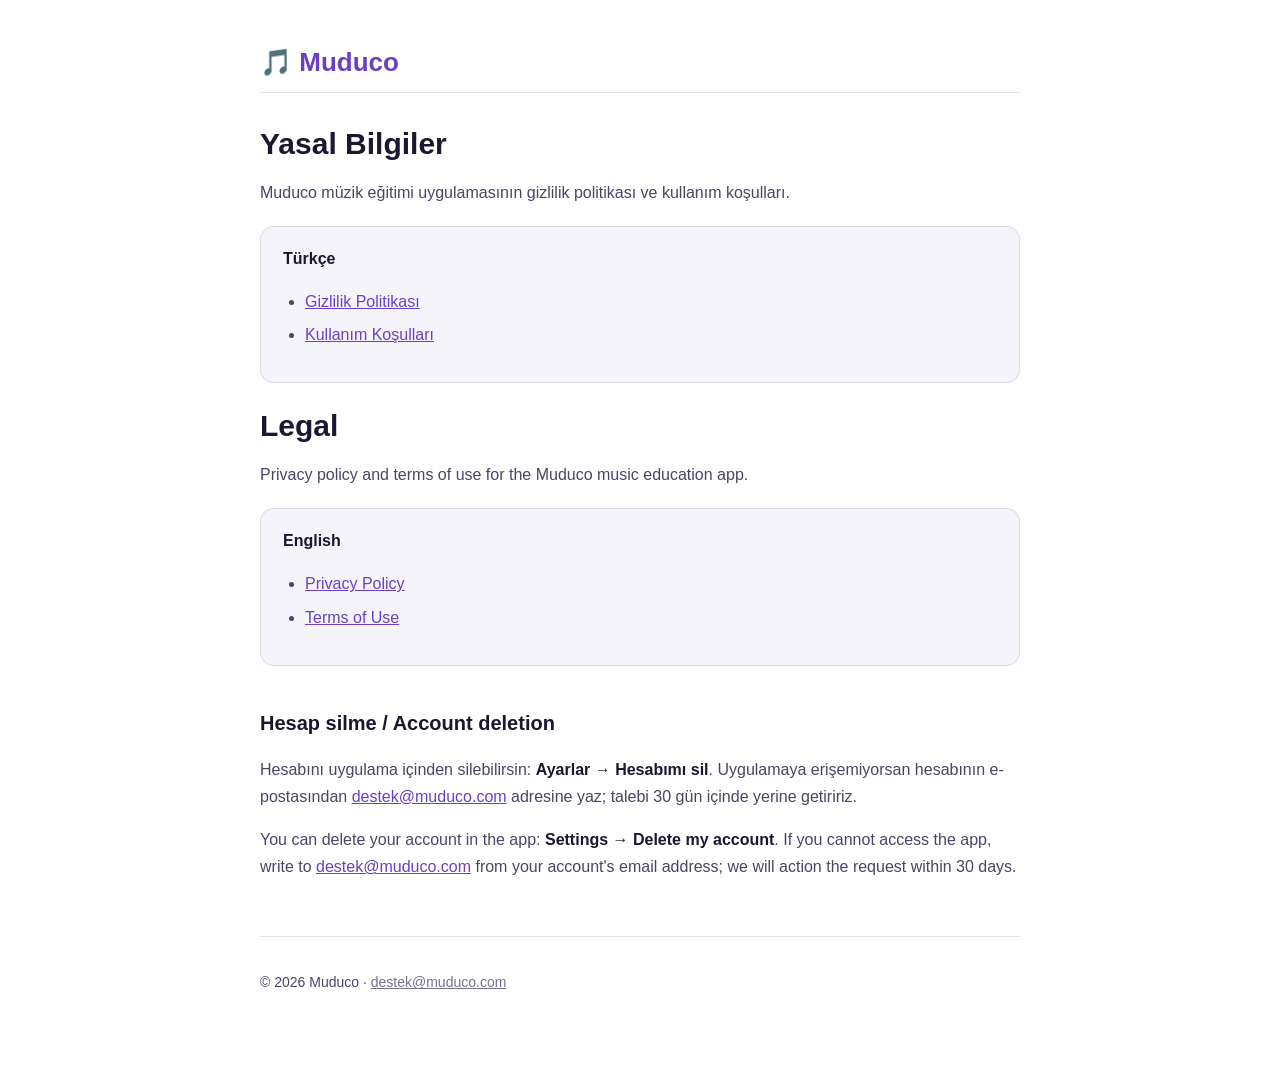
<file: index.html>
<!doctype html>
<html lang="tr">
<head>
<meta charset="utf-8">
<meta name="viewport" content="width=device-width, initial-scale=1">
<title>Muduco — Yasal Bilgiler / Legal</title>
<link rel="stylesheet" href="style.css">
</head>
<body>
<div class="wrap">

<header>
  <a class="logo" href="index.html">🎵 Muduco</a>
</header>

<h1>Yasal Bilgiler</h1>
<p>Muduco müzik eğitimi uygulamasının gizlilik politikası ve kullanım koşulları.</p>

<div class="card">
  <p><strong>Türkçe</strong></p>
  <ul>
    <li><a href="gizlilik.html">Gizlilik Politikası</a></li>
    <li><a href="kullanim-kosullari.html">Kullanım Koşulları</a></li>
  </ul>
</div>

<h1>Legal</h1>
<p>Privacy policy and terms of use for the Muduco music education app.</p>

<div class="card">
  <p><strong>English</strong></p>
  <ul>
    <li><a href="privacy.html">Privacy Policy</a></li>
    <li><a href="terms.html">Terms of Use</a></li>
  </ul>
</div>

<h2>Hesap silme / Account deletion</h2>
<p>Hesabını uygulama içinden silebilirsin: <strong>Ayarlar → Hesabımı sil</strong>.
Uygulamaya erişemiyorsan hesabının e-postasından
<a href="mailto:destek@muduco.com?subject=Muduco%20hesap%20silme%20talebi">destek@muduco.com</a>
adresine yaz; talebi 30 gün içinde yerine getiririz.</p>
<p>You can delete your account in the app: <strong>Settings → Delete my account</strong>.
If you cannot access the app, write to
<a href="mailto:destek@muduco.com?subject=Muduco%20account%20deletion%20request">destek@muduco.com</a>
from your account's email address; we will action the request within 30 days.</p>

<footer>
  <p>© 2026 Muduco · <a href="mailto:destek@muduco.com">destek@muduco.com</a></p>
</footer>

</div>
</body>
</html>
</file>
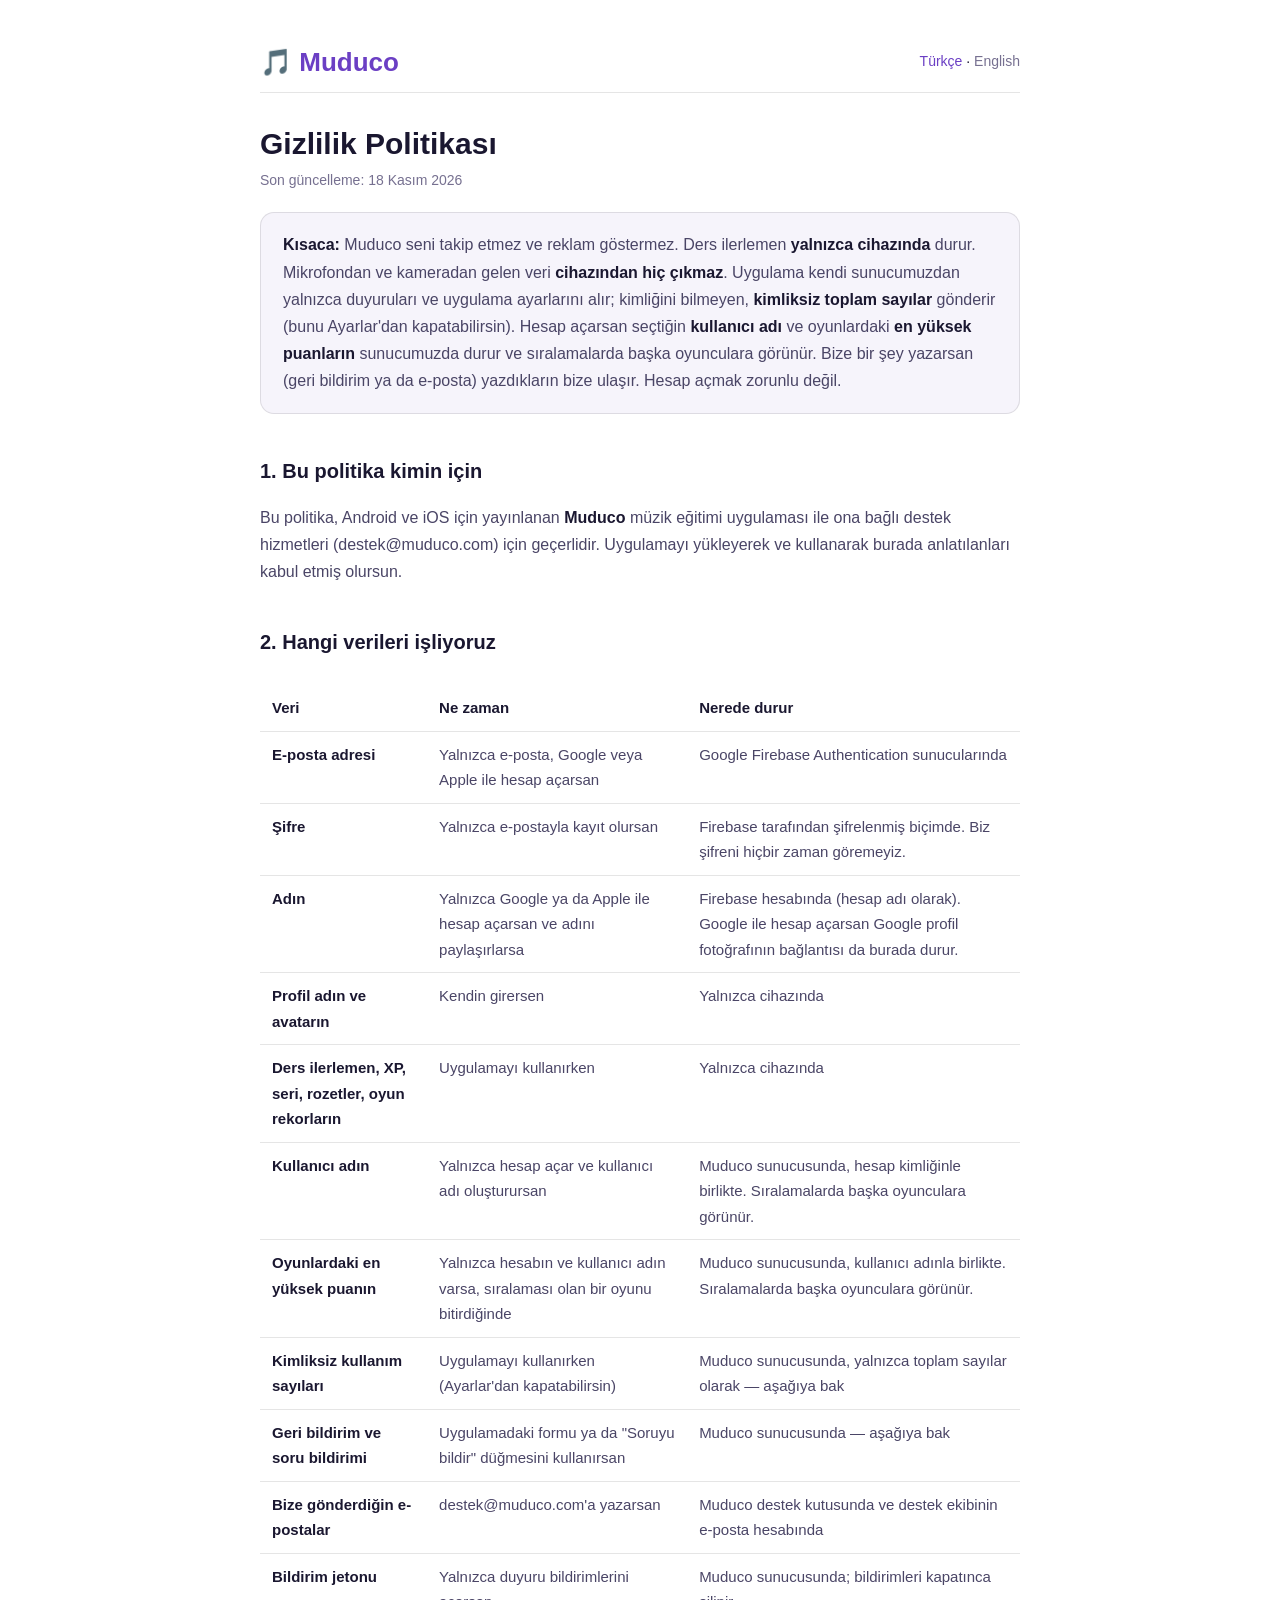
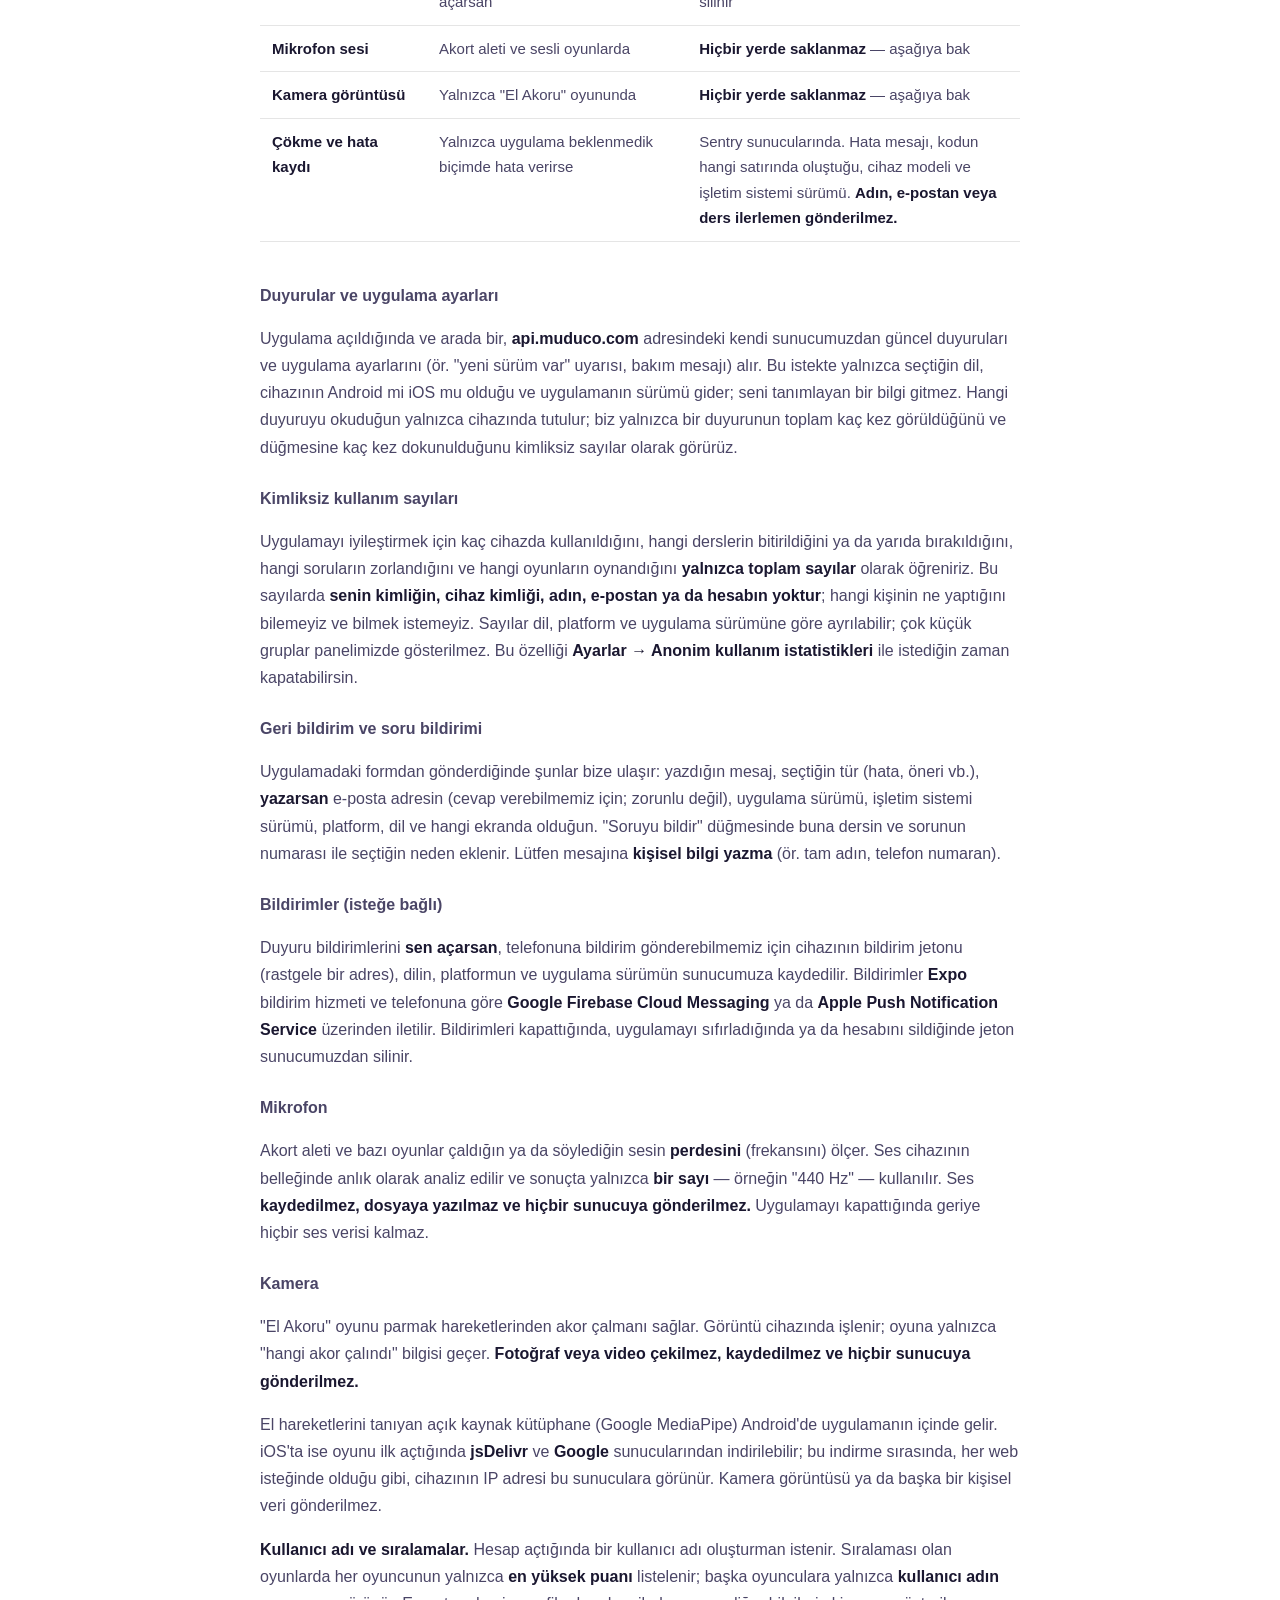
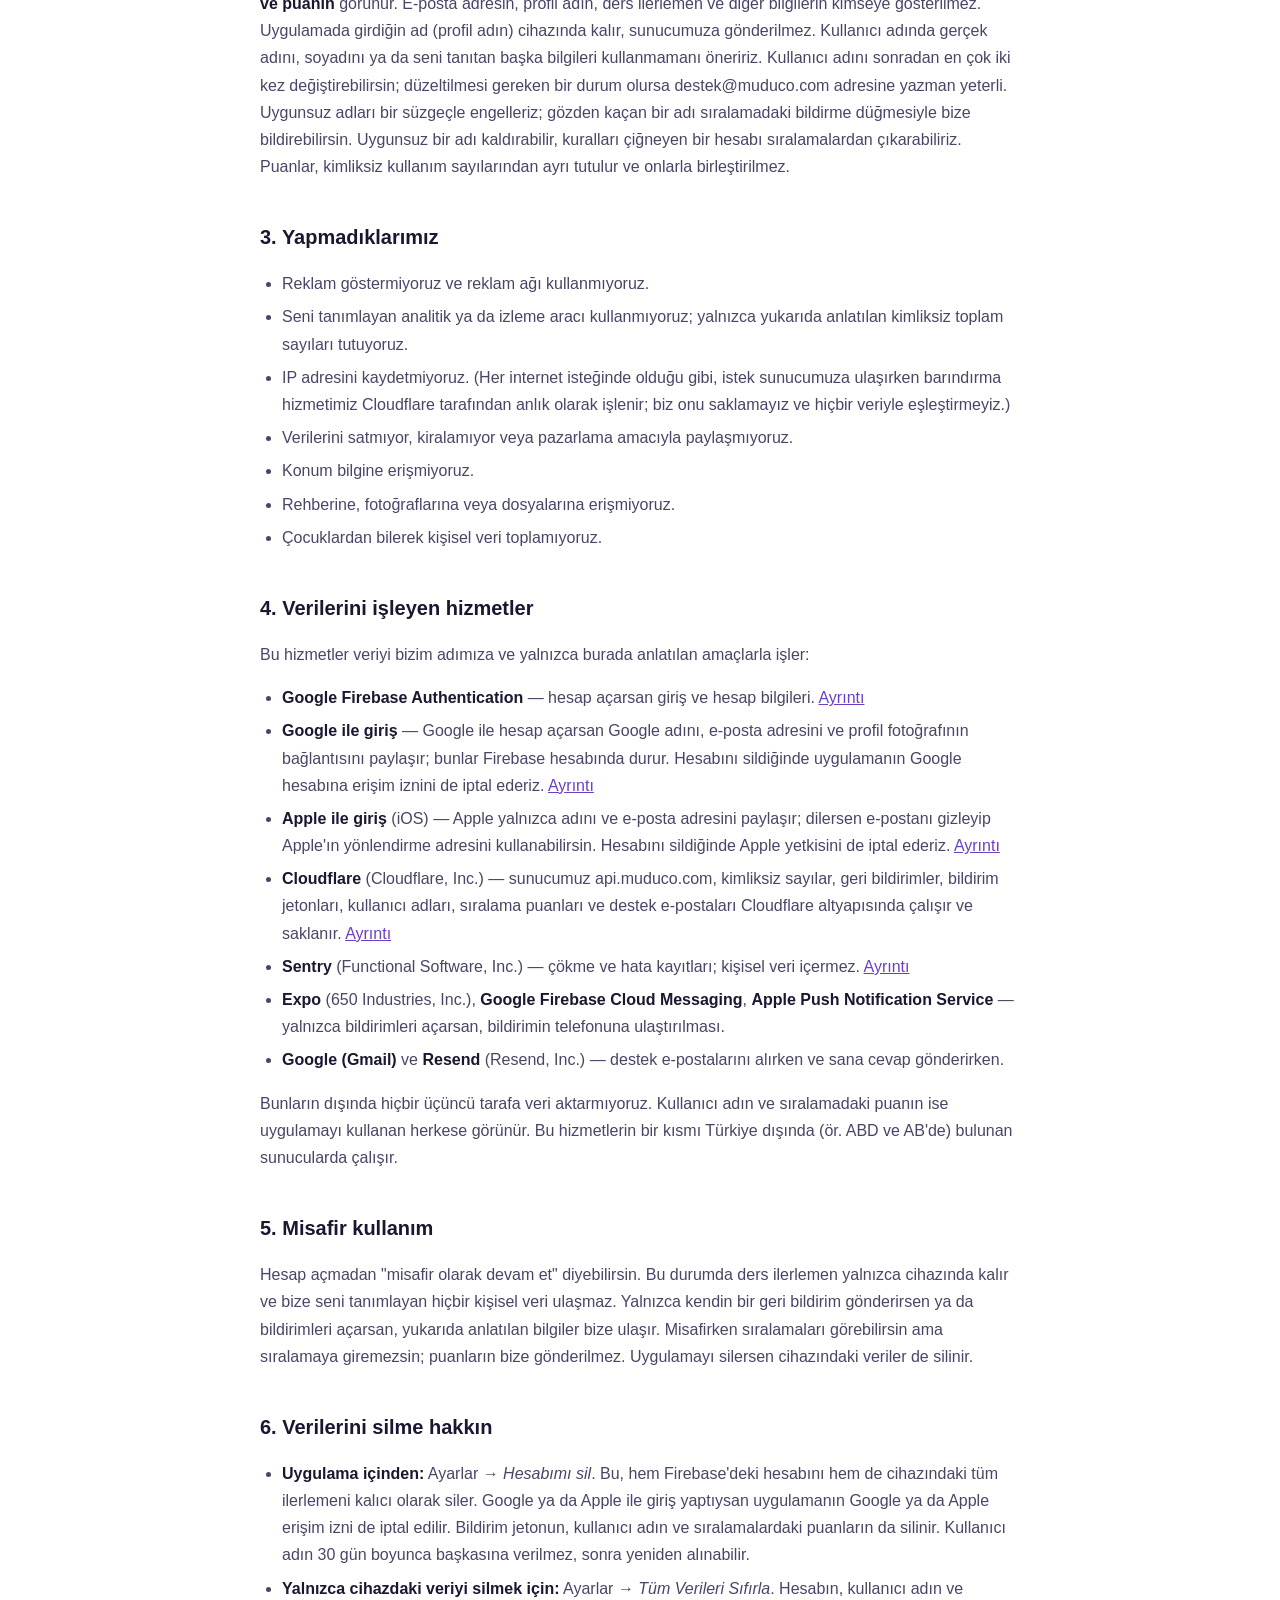
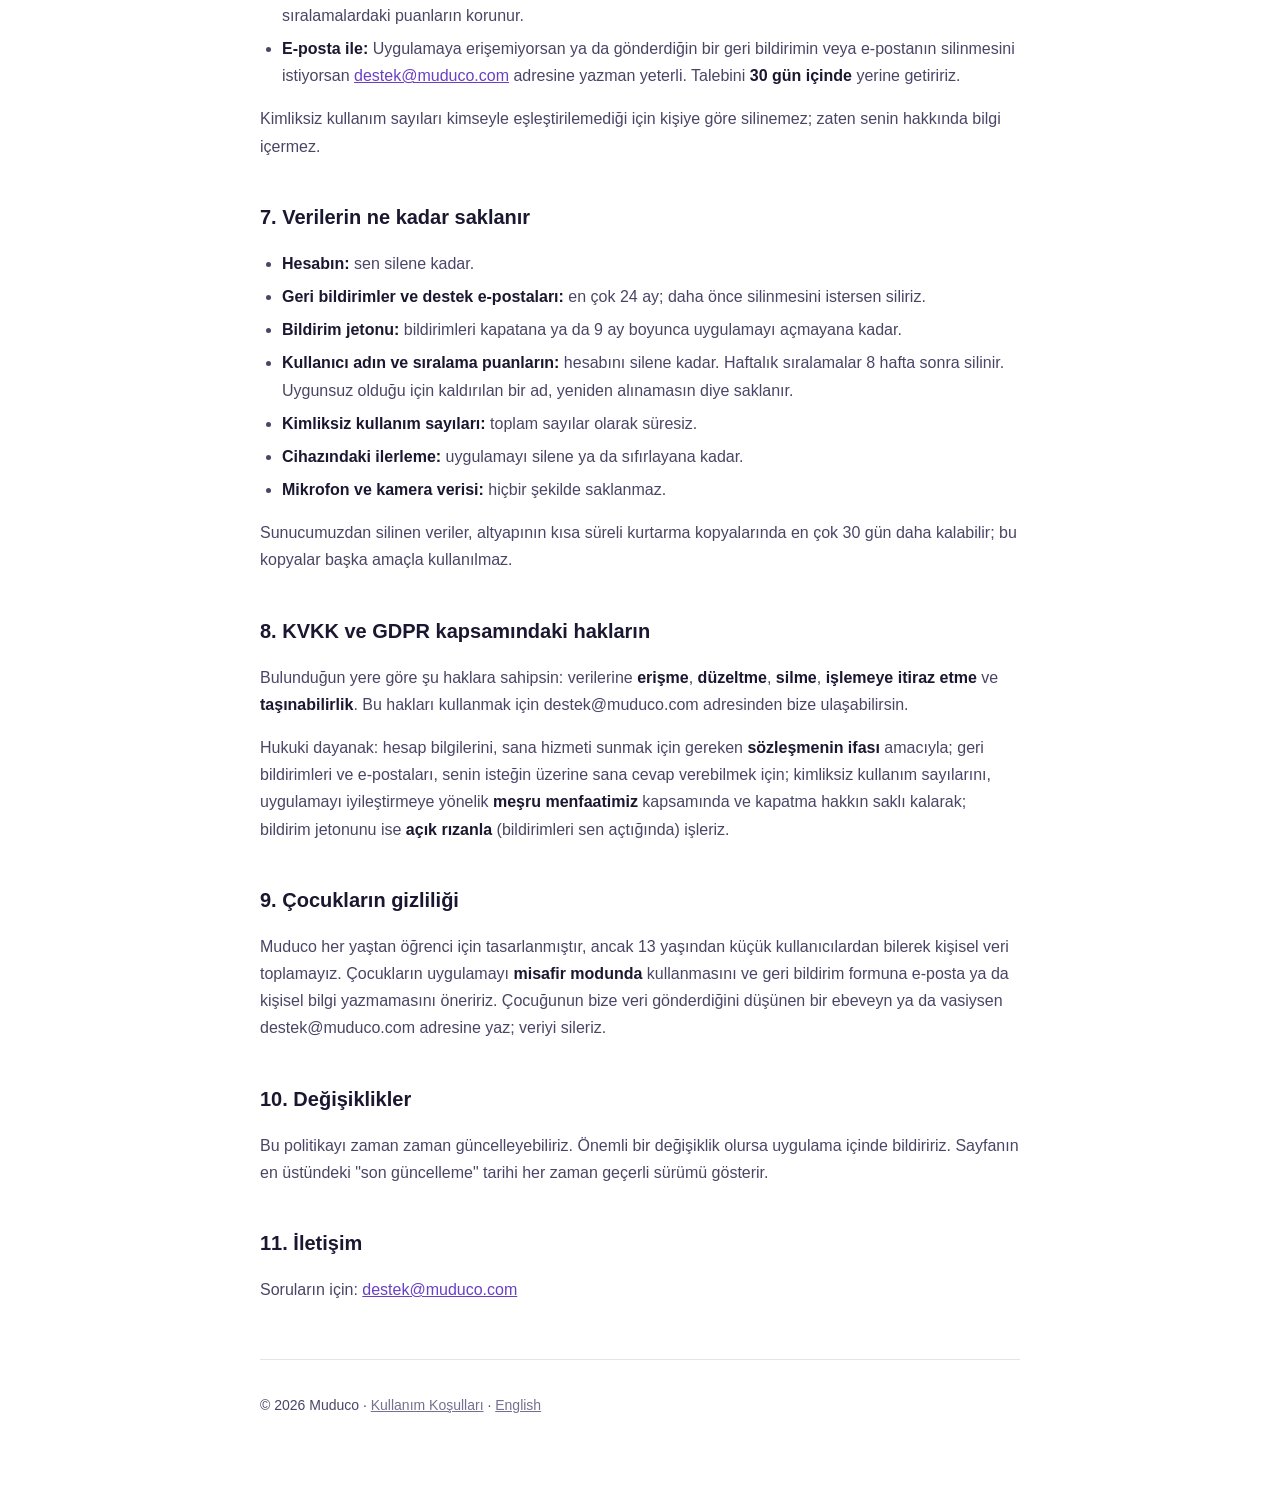
<file: gizlilik.html>
<!doctype html>
<html lang="tr">
<head>
<meta charset="utf-8">
<meta name="viewport" content="width=device-width, initial-scale=1">
<title>Gizlilik Politikası — Muduco</title>
<link rel="stylesheet" href="style.css">
</head>
<body>
<div class="wrap">

<header>
  <span class="langs"><a href="gizlilik.html" aria-current="page">Türkçe</a> · <a href="privacy.html">English</a></span>
  <a class="logo" href="index.html">🎵 Muduco</a>
</header>

<h1>Gizlilik Politikası</h1>
<p class="updated">Son güncelleme: 18 Kasım 2026</p>

<div class="card">
  <p><strong>Kısaca:</strong> Muduco seni takip etmez ve reklam göstermez. Ders ilerlemen
  <strong>yalnızca cihazında</strong> durur. Mikrofondan ve kameradan gelen veri
  <strong>cihazından hiç çıkmaz</strong>. Uygulama kendi sunucumuzdan yalnızca duyuruları
  ve uygulama ayarlarını alır; kimliğini bilmeyen, <strong>kimliksiz toplam sayılar</strong>
  gönderir (bunu Ayarlar'dan kapatabilirsin). Hesap açarsan seçtiğin <strong>kullanıcı adı</strong>
  ve oyunlardaki <strong>en yüksek puanların</strong> sunucumuzda durur ve sıralamalarda başka
  oyunculara görünür. Bize bir şey yazarsan (geri bildirim ya da
  e-posta) yazdıkların bize ulaşır. Hesap açmak zorunlu değil.</p>
</div>

<h2>1. Bu politika kimin için</h2>
<p>Bu politika, Android ve iOS için yayınlanan <strong>Muduco</strong> müzik eğitimi
uygulaması ile ona bağlı destek hizmetleri (destek@muduco.com) için geçerlidir.
Uygulamayı yükleyerek ve kullanarak burada anlatılanları kabul etmiş olursun.</p>

<h2>2. Hangi verileri işliyoruz</h2>

<div class="scroll">
<table>
  <tr><th>Veri</th><th>Ne zaman</th><th>Nerede durur</th></tr>
  <tr>
    <td><strong>E-posta adresi</strong></td>
    <td>Yalnızca e-posta, Google veya Apple ile hesap açarsan</td>
    <td>Google Firebase Authentication sunucularında</td>
  </tr>
  <tr>
    <td><strong>Şifre</strong></td>
    <td>Yalnızca e-postayla kayıt olursan</td>
    <td>Firebase tarafından şifrelenmiş biçimde. Biz şifreni hiçbir zaman göremeyiz.</td>
  </tr>
  <tr>
    <td><strong>Adın</strong></td>
    <td>Yalnızca Google ya da Apple ile hesap açarsan ve adını paylaşırlarsa</td>
    <td>Firebase hesabında (hesap adı olarak). Google ile hesap açarsan Google profil fotoğrafının bağlantısı da burada durur.</td>
  </tr>
  <tr>
    <td><strong>Profil adın ve avatarın</strong></td>
    <td>Kendin girersen</td>
    <td>Yalnızca cihazında</td>
  </tr>
  <tr>
    <td><strong>Ders ilerlemen, XP, seri, rozetler, oyun rekorların</strong></td>
    <td>Uygulamayı kullanırken</td>
    <td>Yalnızca cihazında</td>
  </tr>
  <tr>
    <td><strong>Kullanıcı adın</strong></td>
    <td>Yalnızca hesap açar ve kullanıcı adı oluşturursan</td>
    <td>Muduco sunucusunda, hesap kimliğinle birlikte. Sıralamalarda başka oyunculara görünür.</td>
  </tr>
  <tr>
    <td><strong>Oyunlardaki en yüksek puanın</strong></td>
    <td>Yalnızca hesabın ve kullanıcı adın varsa, sıralaması olan bir oyunu bitirdiğinde</td>
    <td>Muduco sunucusunda, kullanıcı adınla birlikte. Sıralamalarda başka oyunculara görünür.</td>
  </tr>
  <tr>
    <td><strong>Kimliksiz kullanım sayıları</strong></td>
    <td>Uygulamayı kullanırken (Ayarlar'dan kapatabilirsin)</td>
    <td>Muduco sunucusunda, yalnızca toplam sayılar olarak — aşağıya bak</td>
  </tr>
  <tr>
    <td><strong>Geri bildirim ve soru bildirimi</strong></td>
    <td>Uygulamadaki formu ya da "Soruyu bildir" düğmesini kullanırsan</td>
    <td>Muduco sunucusunda — aşağıya bak</td>
  </tr>
  <tr>
    <td><strong>Bize gönderdiğin e-postalar</strong></td>
    <td>destek@muduco.com'a yazarsan</td>
    <td>Muduco destek kutusunda ve destek ekibinin e-posta hesabında</td>
  </tr>
  <tr>
    <td><strong>Bildirim jetonu</strong></td>
    <td>Yalnızca duyuru bildirimlerini açarsan</td>
    <td>Muduco sunucusunda; bildirimleri kapatınca silinir</td>
  </tr>
  <tr>
    <td><strong>Mikrofon sesi</strong></td>
    <td>Akort aleti ve sesli oyunlarda</td>
    <td><strong>Hiçbir yerde saklanmaz</strong> — aşağıya bak</td>
  </tr>
  <tr>
    <td><strong>Kamera görüntüsü</strong></td>
    <td>Yalnızca "El Akoru" oyununda</td>
    <td><strong>Hiçbir yerde saklanmaz</strong> — aşağıya bak</td>
  </tr>
  <tr>
    <td><strong>Çökme ve hata kaydı</strong></td>
    <td>Yalnızca uygulama beklenmedik biçimde hata verirse</td>
    <td>Sentry sunucularında. Hata mesajı, kodun hangi satırında oluştuğu,
        cihaz modeli ve işletim sistemi sürümü. <strong>Adın, e-postan veya
        ders ilerlemen gönderilmez.</strong></td>
  </tr>
</table>
</div>

<h3>Duyurular ve uygulama ayarları</h3>
<p>Uygulama açıldığında ve arada bir, <strong>api.muduco.com</strong> adresindeki kendi
sunucumuzdan güncel duyuruları ve uygulama ayarlarını (ör. "yeni sürüm var" uyarısı,
bakım mesajı) alır. Bu istekte yalnızca seçtiğin dil, cihazının Android mi iOS mu olduğu
ve uygulamanın sürümü gider; seni tanımlayan bir bilgi gitmez. Hangi duyuruyu okuduğun yalnızca cihazında tutulur; biz yalnızca bir duyurunun toplam kaç kez görüldüğünü ve düğmesine kaç kez dokunulduğunu kimliksiz sayılar olarak görürüz.</p>

<h3>Kimliksiz kullanım sayıları</h3>
<p>Uygulamayı iyileştirmek için kaç cihazda kullanıldığını, hangi derslerin bitirildiğini ya
da yarıda bırakıldığını, hangi soruların zorlandığını ve hangi oyunların oynandığını
<strong>yalnızca toplam sayılar</strong> olarak öğreniriz. Bu sayılarda <strong>senin
kimliğin, cihaz kimliği, adın, e-postan ya da hesabın yoktur</strong>; hangi kişinin ne
yaptığını bilemeyiz ve bilmek istemeyiz. Sayılar dil, platform ve uygulama sürümüne göre
ayrılabilir; çok küçük gruplar panelimizde gösterilmez. Bu özelliği
<strong>Ayarlar → Anonim kullanım istatistikleri</strong> ile istediğin zaman kapatabilirsin.</p>

<h3>Geri bildirim ve soru bildirimi</h3>
<p>Uygulamadaki formdan gönderdiğinde şunlar bize ulaşır: yazdığın mesaj, seçtiğin tür
(hata, öneri vb.), <strong>yazarsan</strong> e-posta adresin (cevap verebilmemiz için;
zorunlu değil), uygulama sürümü, işletim sistemi sürümü, platform, dil ve hangi ekranda
olduğun. "Soruyu bildir" düğmesinde buna dersin ve sorunun numarası ile seçtiğin neden
eklenir. Lütfen mesajına <strong>kişisel bilgi yazma</strong> (ör. tam adın, telefon
numaran).</p>

<h3>Bildirimler (isteğe bağlı)</h3>
<p>Duyuru bildirimlerini <strong>sen açarsan</strong>, telefonuna bildirim gönderebilmemiz
için cihazının bildirim jetonu (rastgele bir adres), dilin, platformun ve uygulama sürümün
sunucumuza kaydedilir. Bildirimler <strong>Expo</strong> bildirim hizmeti ve telefonuna
göre <strong>Google Firebase Cloud Messaging</strong> ya da <strong>Apple Push Notification
Service</strong> üzerinden iletilir. Bildirimleri kapattığında, uygulamayı sıfırladığında
ya da hesabını sildiğinde jeton sunucumuzdan silinir.</p>

<h3>Mikrofon</h3>
<p>Akort aleti ve bazı oyunlar çaldığın ya da söylediğin sesin <strong>perdesini</strong>
(frekansını) ölçer. Ses cihazının belleğinde anlık olarak analiz edilir ve
sonuçta yalnızca <strong>bir sayı</strong> — örneğin "440 Hz" — kullanılır. Ses
<strong>kaydedilmez, dosyaya yazılmaz ve hiçbir sunucuya gönderilmez.</strong>
Uygulamayı kapattığında geriye hiçbir ses verisi kalmaz.</p>

<h3>Kamera</h3>
<p>"El Akoru" oyunu parmak hareketlerinden akor çalmanı sağlar. Görüntü cihazında
işlenir; oyuna yalnızca "hangi akor çalındı" bilgisi geçer. <strong>Fotoğraf veya video
çekilmez, kaydedilmez ve hiçbir sunucuya gönderilmez.</strong></p>
<p>El hareketlerini tanıyan açık kaynak kütüphane (Google MediaPipe) Android'de uygulamanın
içinde gelir. iOS'ta ise oyunu ilk açtığında <strong>jsDelivr</strong> ve
<strong>Google</strong> sunucularından indirilebilir; bu indirme sırasında, her web
isteğinde olduğu gibi, cihazının IP adresi bu sunuculara görünür. Kamera görüntüsü ya da
başka bir kişisel veri gönderilmez.</p>

<p><strong>Kullanıcı adı ve sıralamalar.</strong> Hesap açtığında bir kullanıcı adı oluşturman
istenir. Sıralaması olan oyunlarda her oyuncunun yalnızca <strong>en yüksek puanı</strong> listelenir;
başka oyunculara yalnızca <strong>kullanıcı adın ve puanın</strong> görünür. E-posta adresin, profil adın,
ders ilerlemen ve diğer bilgilerin kimseye gösterilmez. Uygulamada girdiğin ad (profil adın) cihazında kalır,
sunucumuza gönderilmez. Kullanıcı adında gerçek adını, soyadını ya da seni tanıtan başka bilgileri
kullanmamanı öneririz. Kullanıcı adını sonradan en çok iki kez değiştirebilirsin; düzeltilmesi gereken bir
durum olursa destek@muduco.com adresine yazman yeterli. Uygunsuz adları bir süzgeçle engelleriz; gözden kaçan
bir adı sıralamadaki bildirme düğmesiyle bize bildirebilirsin. Uygunsuz bir adı kaldırabilir, kuralları
çiğneyen bir hesabı sıralamalardan çıkarabiliriz. Puanlar, kimliksiz kullanım sayılarından ayrı tutulur
ve onlarla birleştirilmez.</p>

<h2>3. Yapmadıklarımız</h2>
<ul>
  <li>Reklam göstermiyoruz ve reklam ağı kullanmıyoruz.</li>
  <li>Seni tanımlayan analitik ya da izleme aracı kullanmıyoruz; yalnızca yukarıda anlatılan
  kimliksiz toplam sayıları tutuyoruz.</li>
  <li>IP adresini kaydetmiyoruz. (Her internet isteğinde olduğu gibi, istek sunucumuza
  ulaşırken barındırma hizmetimiz Cloudflare tarafından anlık olarak işlenir; biz onu
  saklamayız ve hiçbir veriyle eşleştirmeyiz.)</li>
  <li>Verilerini satmıyor, kiralamıyor veya pazarlama amacıyla paylaşmıyoruz.</li>
  <li>Konum bilgine erişmiyoruz.</li>
  <li>Rehberine, fotoğraflarına veya dosyalarına erişmiyoruz.</li>
  <li>Çocuklardan bilerek kişisel veri toplamıyoruz.</li>
</ul>

<h2>4. Verilerini işleyen hizmetler</h2>
<p>Bu hizmetler veriyi bizim adımıza ve yalnızca burada anlatılan amaçlarla işler:</p>
<ul>
  <li><strong>Google Firebase Authentication</strong> — hesap açarsan giriş ve hesap bilgileri.
  <a href="https://firebase.google.com/support/privacy" target="_blank" rel="noopener">Ayrıntı</a></li>
  <li><strong>Google ile giriş</strong> — Google ile hesap açarsan Google adını, e-posta adresini ve
  profil fotoğrafının bağlantısını paylaşır; bunlar Firebase hesabında durur. Hesabını sildiğinde
  uygulamanın Google hesabına erişim iznini de iptal ederiz.
  <a href="https://policies.google.com/privacy" target="_blank" rel="noopener">Ayrıntı</a></li>
  <li><strong>Apple ile giriş</strong> (iOS) — Apple yalnızca adını ve e-posta adresini paylaşır;
  dilersen e-postanı gizleyip Apple'ın yönlendirme adresini kullanabilirsin. Hesabını sildiğinde
  Apple yetkisini de iptal ederiz.
  <a href="https://www.apple.com/legal/privacy/" target="_blank" rel="noopener">Ayrıntı</a></li>
  <li><strong>Cloudflare</strong> (Cloudflare, Inc.) — sunucumuz api.muduco.com, kimliksiz sayılar,
  geri bildirimler, bildirim jetonları, kullanıcı adları, sıralama puanları ve destek e-postaları
  Cloudflare altyapısında çalışır ve saklanır.
  <a href="https://www.cloudflare.com/privacypolicy/" target="_blank" rel="noopener">Ayrıntı</a></li>
  <li><strong>Sentry</strong> (Functional Software, Inc.) — çökme ve hata kayıtları; kişisel veri içermez.
  <a href="https://sentry.io/privacy/" target="_blank" rel="noopener">Ayrıntı</a></li>
  <li><strong>Expo</strong> (650 Industries, Inc.), <strong>Google Firebase Cloud Messaging</strong>,
  <strong>Apple Push Notification Service</strong> — yalnızca bildirimleri açarsan, bildirimin
  telefonuna ulaştırılması.</li>
  <li><strong>Google (Gmail)</strong> ve <strong>Resend</strong> (Resend, Inc.) — destek
  e-postalarını alırken ve sana cevap gönderirken.</li>
</ul>
<p>Bunların dışında hiçbir üçüncü tarafa veri aktarmıyoruz. Kullanıcı adın ve sıralamadaki
puanın ise uygulamayı kullanan herkese görünür. Bu hizmetlerin bir kısmı
Türkiye dışında (ör. ABD ve AB'de) bulunan sunucularda çalışır.</p>

<h2>5. Misafir kullanım</h2>
<p>Hesap açmadan "misafir olarak devam et" diyebilirsin. Bu durumda ders ilerlemen
yalnızca cihazında kalır ve bize seni tanımlayan hiçbir kişisel veri ulaşmaz. Yalnızca
kendin bir geri bildirim gönderirsen ya da bildirimleri açarsan, yukarıda anlatılan
bilgiler bize ulaşır. Misafirken sıralamaları görebilirsin ama sıralamaya giremezsin; puanların
bize gönderilmez. Uygulamayı silersen cihazındaki veriler de silinir.</p>

<h2>6. Verilerini silme hakkın</h2>
<ul>
  <li><strong>Uygulama içinden:</strong> Ayarlar → <em>Hesabımı sil</em>. Bu, hem
  Firebase'deki hesabını hem de cihazındaki tüm ilerlemeni kalıcı olarak siler.
  Google ya da Apple ile giriş yaptıysan uygulamanın Google ya da Apple erişim izni de iptal edilir. Bildirim jetonun, kullanıcı adın ve
  sıralamalardaki puanların da silinir. Kullanıcı adın 30 gün boyunca başkasına verilmez, sonra
  yeniden alınabilir.</li>
  <li><strong>Yalnızca cihazdaki veriyi silmek için:</strong> Ayarlar →
  <em>Tüm Verileri Sıfırla</em>. Hesabın, kullanıcı adın ve sıralamalardaki puanların korunur.</li>
  <li><strong>E-posta ile:</strong> Uygulamaya erişemiyorsan ya da gönderdiğin bir geri
  bildirimin veya e-postanın silinmesini istiyorsan
  <a href="mailto:destek@muduco.com?subject=Muduco%20silme%20talebi">destek@muduco.com</a>
  adresine yazman yeterli. Talebini <strong>30 gün içinde</strong> yerine getiririz.</li>
</ul>
<p>Kimliksiz kullanım sayıları kimseyle eşleştirilemediği için kişiye göre silinemez;
zaten senin hakkında bilgi içermez.</p>

<h2>7. Verilerin ne kadar saklanır</h2>
<ul>
  <li><strong>Hesabın:</strong> sen silene kadar.</li>
  <li><strong>Geri bildirimler ve destek e-postaları:</strong> en çok 24 ay; daha önce
  silinmesini istersen siliriz.</li>
  <li><strong>Bildirim jetonu:</strong> bildirimleri kapatana ya da 9 ay boyunca uygulamayı
  açmayana kadar.</li>
  <li><strong>Kullanıcı adın ve sıralama puanların:</strong> hesabını silene kadar. Haftalık
  sıralamalar 8 hafta sonra silinir. Uygunsuz olduğu için kaldırılan bir ad, yeniden alınamasın
  diye saklanır.</li>
  <li><strong>Kimliksiz kullanım sayıları:</strong> toplam sayılar olarak süresiz.</li>
  <li><strong>Cihazındaki ilerleme:</strong> uygulamayı silene ya da sıfırlayana kadar.</li>
  <li><strong>Mikrofon ve kamera verisi:</strong> hiçbir şekilde saklanmaz.</li>
</ul>
<p>Sunucumuzdan silinen veriler, altyapının kısa süreli kurtarma kopyalarında en çok 30 gün daha
kalabilir; bu kopyalar başka amaçla kullanılmaz.</p>

<h2>8. KVKK ve GDPR kapsamındaki hakların</h2>
<p>Bulunduğun yere göre şu haklara sahipsin: verilerine <strong>erişme</strong>,
<strong>düzeltme</strong>, <strong>silme</strong>, <strong>işlemeye itiraz etme</strong> ve
<strong>taşınabilirlik</strong>. Bu hakları kullanmak için destek@muduco.com adresinden
bize ulaşabilirsin.</p>
<p>Hukuki dayanak: hesap bilgilerini, sana hizmeti sunmak için gereken
<strong>sözleşmenin ifası</strong> amacıyla; geri bildirimleri ve e-postaları, senin
isteğin üzerine sana cevap verebilmek için; kimliksiz kullanım sayılarını, uygulamayı
iyileştirmeye yönelik <strong>meşru menfaatimiz</strong> kapsamında ve kapatma hakkın
saklı kalarak; bildirim jetonunu ise <strong>açık rızanla</strong> (bildirimleri sen açtığında)
işleriz.</p>

<h2>9. Çocukların gizliliği</h2>
<p>Muduco her yaştan öğrenci için tasarlanmıştır, ancak 13 yaşından küçük
kullanıcılardan bilerek kişisel veri toplamayız. Çocukların uygulamayı
<strong>misafir modunda</strong> kullanmasını ve geri bildirim formuna e-posta ya da kişisel
bilgi yazmamasını öneririz. Çocuğunun bize veri gönderdiğini düşünen bir ebeveyn ya da
vasiysen destek@muduco.com adresine yaz; veriyi sileriz.</p>

<h2>10. Değişiklikler</h2>
<p>Bu politikayı zaman zaman güncelleyebiliriz. Önemli bir değişiklik olursa
uygulama içinde bildiririz. Sayfanın en üstündeki "son güncelleme" tarihi
her zaman geçerli sürümü gösterir.</p>

<h2>11. İletişim</h2>
<p>Soruların için: <a href="mailto:destek@muduco.com?subject=Muduco%20gizlilik">destek@muduco.com</a></p>

<footer>
  <p>© 2026 Muduco · <a href="kullanim-kosullari.html">Kullanım Koşulları</a> · <a href="privacy.html">English</a></p>
</footer>

</div>
</body>
</html>
</file>
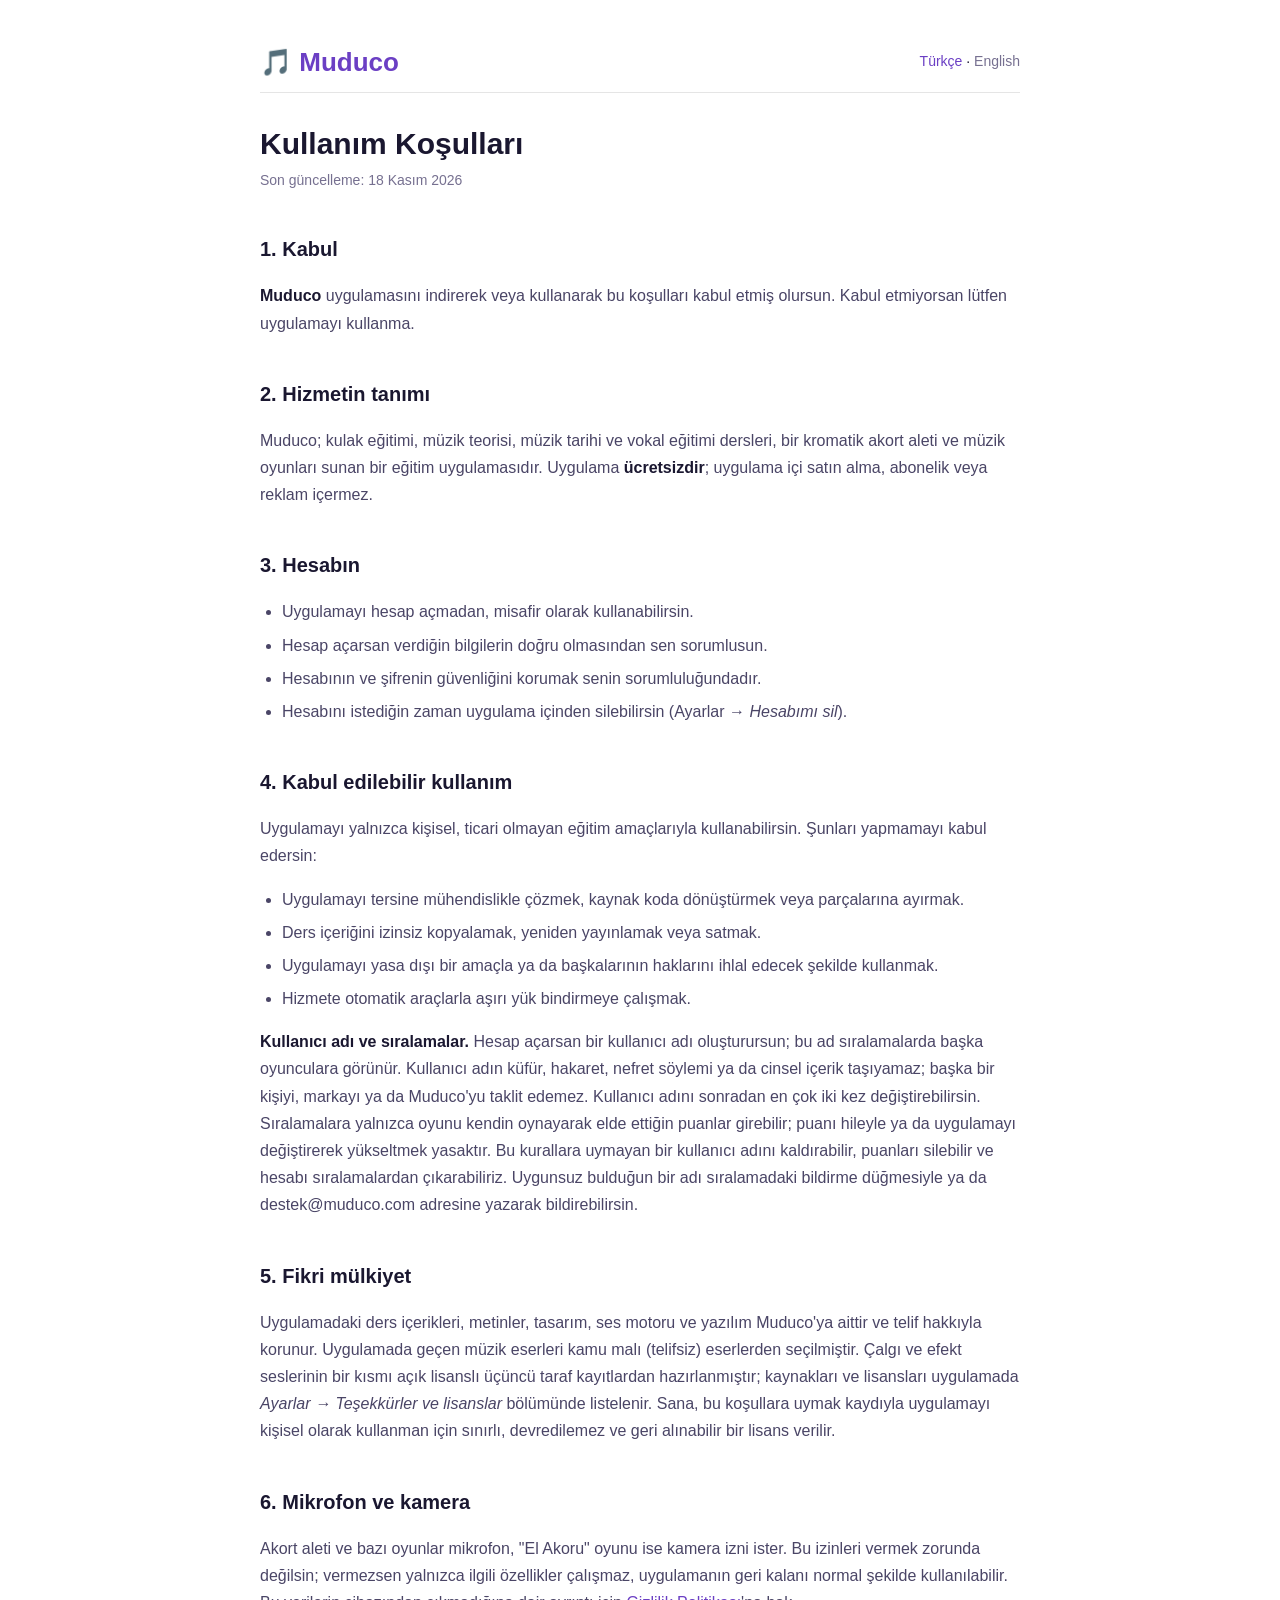
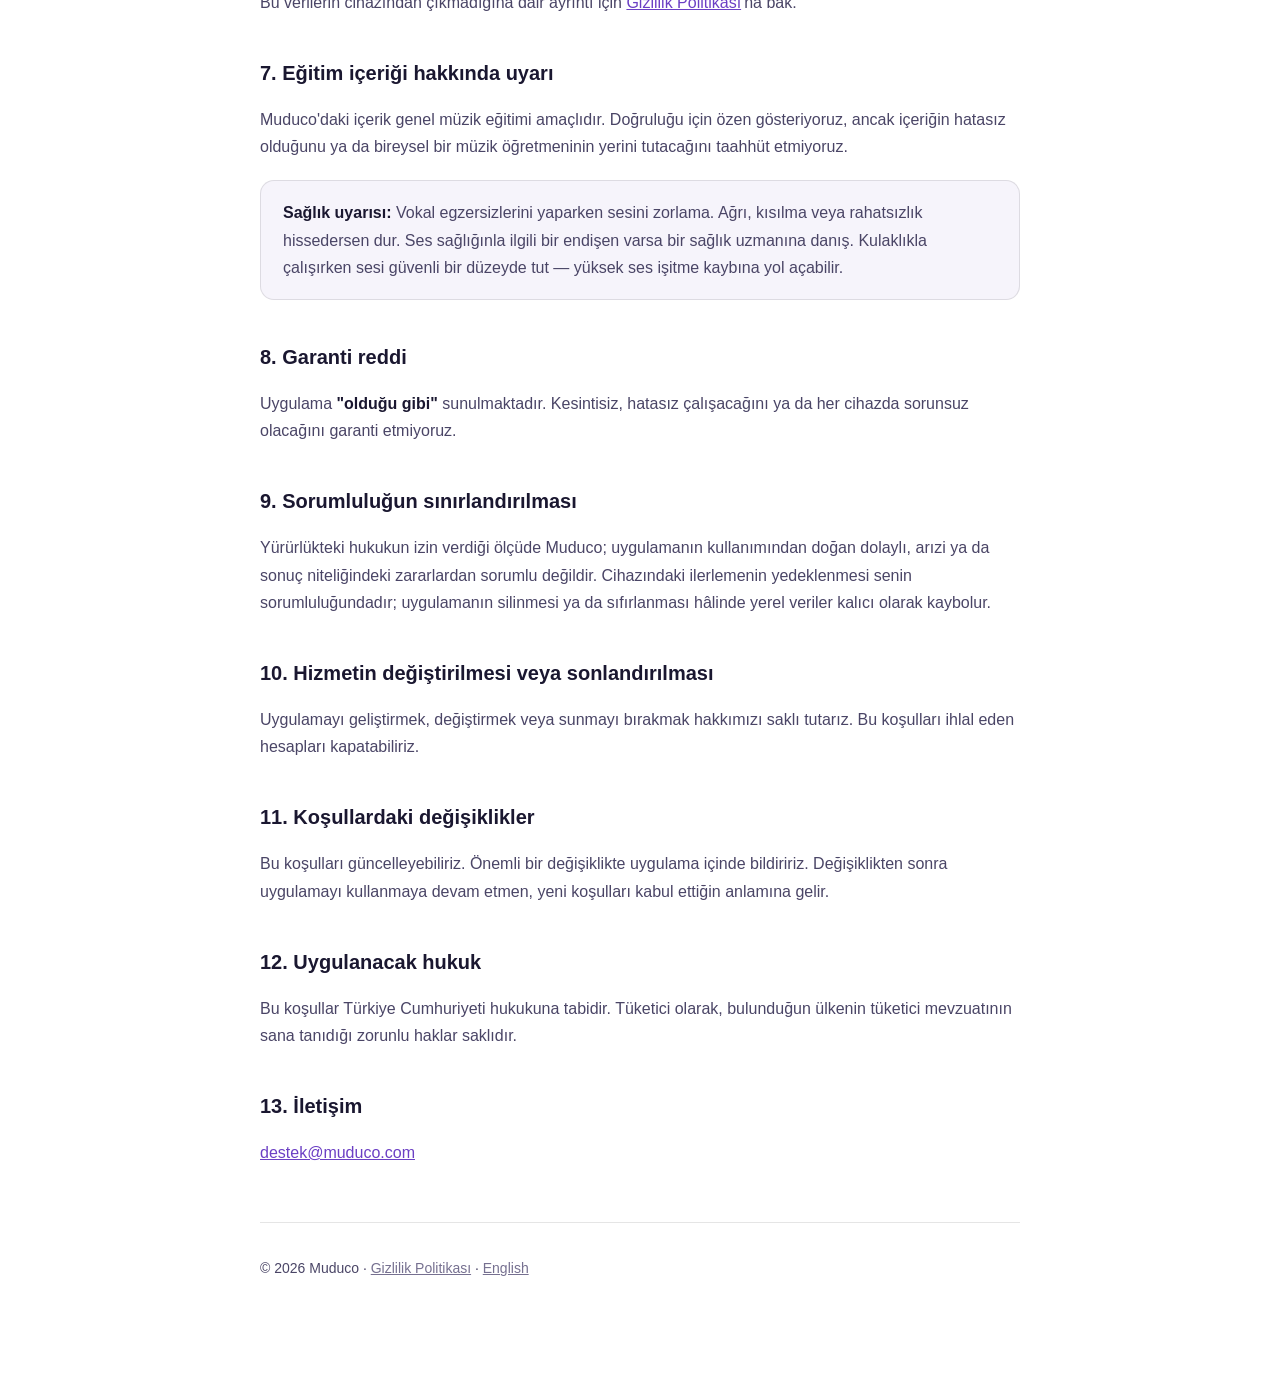
<file: kullanim-kosullari.html>
<!doctype html>
<html lang="tr">
<head>
<meta charset="utf-8">
<meta name="viewport" content="width=device-width, initial-scale=1">
<title>Kullanım Koşulları — Muduco</title>
<link rel="stylesheet" href="style.css">
</head>
<body>
<div class="wrap">

<header>
  <span class="langs"><a href="kullanim-kosullari.html" aria-current="page">Türkçe</a> · <a href="terms.html">English</a></span>
  <a class="logo" href="index.html">🎵 Muduco</a>
</header>

<h1>Kullanım Koşulları</h1>
<p class="updated">Son güncelleme: 18 Kasım 2026</p>

<h2>1. Kabul</h2>
<p><strong>Muduco</strong> uygulamasını indirerek veya kullanarak bu koşulları kabul
etmiş olursun. Kabul etmiyorsan lütfen uygulamayı kullanma.</p>

<h2>2. Hizmetin tanımı</h2>
<p>Muduco; kulak eğitimi, müzik teorisi, müzik tarihi ve vokal eğitimi dersleri,
bir kromatik akort aleti ve müzik oyunları sunan bir eğitim uygulamasıdır.
Uygulama <strong>ücretsizdir</strong>; uygulama içi satın alma, abonelik veya reklam
içermez.</p>

<h2>3. Hesabın</h2>
<ul>
  <li>Uygulamayı hesap açmadan, misafir olarak kullanabilirsin.</li>
  <li>Hesap açarsan verdiğin bilgilerin doğru olmasından sen sorumlusun.</li>
  <li>Hesabının ve şifrenin güvenliğini korumak senin sorumluluğundadır.</li>
  <li>Hesabını istediğin zaman uygulama içinden silebilirsin
  (Ayarlar → <em>Hesabımı sil</em>).</li>
</ul>

<h2>4. Kabul edilebilir kullanım</h2>
<p>Uygulamayı yalnızca kişisel, ticari olmayan eğitim amaçlarıyla kullanabilirsin.
Şunları yapmamayı kabul edersin:</p>
<ul>
  <li>Uygulamayı tersine mühendislikle çözmek, kaynak koda dönüştürmek veya parçalarına ayırmak.</li>
  <li>Ders içeriğini izinsiz kopyalamak, yeniden yayınlamak veya satmak.</li>
  <li>Uygulamayı yasa dışı bir amaçla ya da başkalarının haklarını ihlal edecek şekilde kullanmak.</li>
  <li>Hizmete otomatik araçlarla aşırı yük bindirmeye çalışmak.</li>
</ul>

<p><strong>Kullanıcı adı ve sıralamalar.</strong> Hesap açarsan bir kullanıcı adı oluşturursun; bu ad
sıralamalarda başka oyunculara görünür. Kullanıcı adın küfür, hakaret, nefret söylemi ya da cinsel içerik
taşıyamaz; başka bir kişiyi, markayı ya da Muduco'yu taklit edemez. Kullanıcı adını sonradan en çok iki kez
değiştirebilirsin. Sıralamalara yalnızca oyunu kendin oynayarak elde ettiğin puanlar girebilir; puanı hileyle
ya da uygulamayı değiştirerek yükseltmek yasaktır. Bu kurallara uymayan bir kullanıcı adını kaldırabilir,
puanları silebilir ve hesabı sıralamalardan çıkarabiliriz. Uygunsuz bulduğun bir adı sıralamadaki bildirme
düğmesiyle ya da destek@muduco.com adresine yazarak bildirebilirsin.</p>

<h2>5. Fikri mülkiyet</h2>
<p>Uygulamadaki ders içerikleri, metinler, tasarım, ses motoru ve yazılım
Muduco'ya aittir ve telif hakkıyla korunur. Uygulamada geçen müzik eserleri kamu
malı (telifsiz) eserlerden seçilmiştir. Çalgı ve efekt seslerinin bir kısmı açık
lisanslı üçüncü taraf kayıtlardan hazırlanmıştır; kaynakları ve lisansları
uygulamada <em>Ayarlar → Teşekkürler ve lisanslar</em> bölümünde listelenir. Sana, bu
koşullara uymak kaydıyla uygulamayı kişisel olarak kullanman için sınırlı,
devredilemez ve geri alınabilir bir lisans verilir.</p>

<h2>6. Mikrofon ve kamera</h2>
<p>Akort aleti ve bazı oyunlar mikrofon, "El Akoru" oyunu ise kamera izni ister.
Bu izinleri vermek zorunda değilsin; vermezsen yalnızca ilgili özellikler
çalışmaz, uygulamanın geri kalanı normal şekilde kullanılabilir. Bu verilerin
cihazından çıkmadığına dair ayrıntı için
<a href="gizlilik.html">Gizlilik Politikası</a>'na bak.</p>

<h2>7. Eğitim içeriği hakkında uyarı</h2>
<p>Muduco'daki içerik genel müzik eğitimi amaçlıdır. Doğruluğu için özen
gösteriyoruz, ancak içeriğin hatasız olduğunu ya da bireysel bir müzik
öğretmeninin yerini tutacağını taahhüt etmiyoruz.</p>
<div class="card">
  <p><strong>Sağlık uyarısı:</strong> Vokal egzersizlerini yaparken sesini zorlama.
  Ağrı, kısılma veya rahatsızlık hissedersen dur. Ses sağlığınla ilgili bir
  endişen varsa bir sağlık uzmanına danış. Kulaklıkla çalışırken sesi güvenli
  bir düzeyde tut — yüksek ses işitme kaybına yol açabilir.</p>
</div>

<h2>8. Garanti reddi</h2>
<p>Uygulama <strong>"olduğu gibi"</strong> sunulmaktadır. Kesintisiz, hatasız çalışacağını
ya da her cihazda sorunsuz olacağını garanti etmiyoruz.</p>

<h2>9. Sorumluluğun sınırlandırılması</h2>
<p>Yürürlükteki hukukun izin verdiği ölçüde Muduco; uygulamanın kullanımından
doğan dolaylı, arızi ya da sonuç niteliğindeki zararlardan sorumlu değildir.
Cihazındaki ilerlemenin yedeklenmesi senin sorumluluğundadır; uygulamanın
silinmesi ya da sıfırlanması hâlinde yerel veriler kalıcı olarak kaybolur.</p>

<h2>10. Hizmetin değiştirilmesi veya sonlandırılması</h2>
<p>Uygulamayı geliştirmek, değiştirmek veya sunmayı bırakmak hakkımızı saklı
tutarız. Bu koşulları ihlal eden hesapları kapatabiliriz.</p>

<h2>11. Koşullardaki değişiklikler</h2>
<p>Bu koşulları güncelleyebiliriz. Önemli bir değişiklikte uygulama içinde
bildiririz. Değişiklikten sonra uygulamayı kullanmaya devam etmen, yeni
koşulları kabul ettiğin anlamına gelir.</p>

<h2>12. Uygulanacak hukuk</h2>
<p>Bu koşullar Türkiye Cumhuriyeti hukukuna tabidir. Tüketici olarak,
bulunduğun ülkenin tüketici mevzuatının sana tanıdığı zorunlu haklar saklıdır.</p>

<h2>13. İletişim</h2>
<p><a href="mailto:destek@muduco.com?subject=Muduco%20kullanim%20kosullari">destek@muduco.com</a></p>

<footer>
  <p>© 2026 Muduco · <a href="gizlilik.html">Gizlilik Politikası</a> · <a href="terms.html">English</a></p>
</footer>

</div>
</body>
</html>
</file>
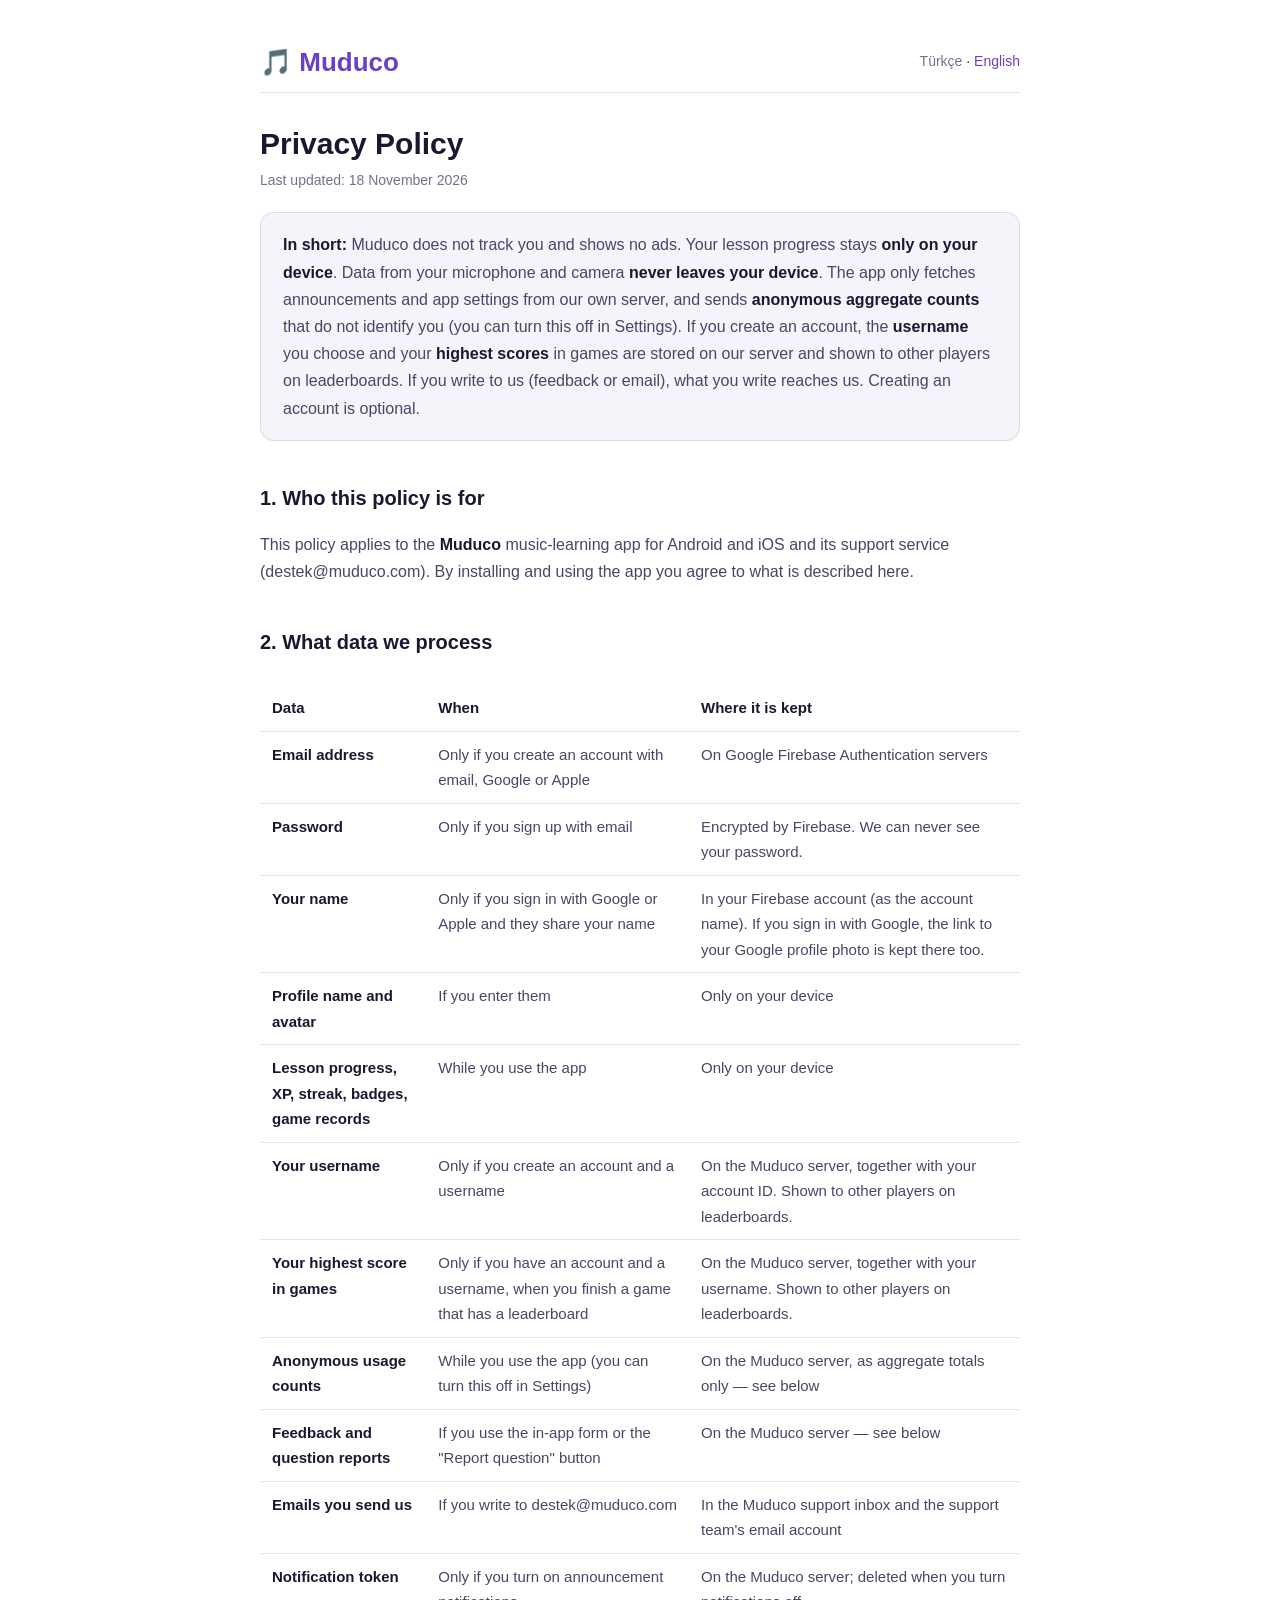
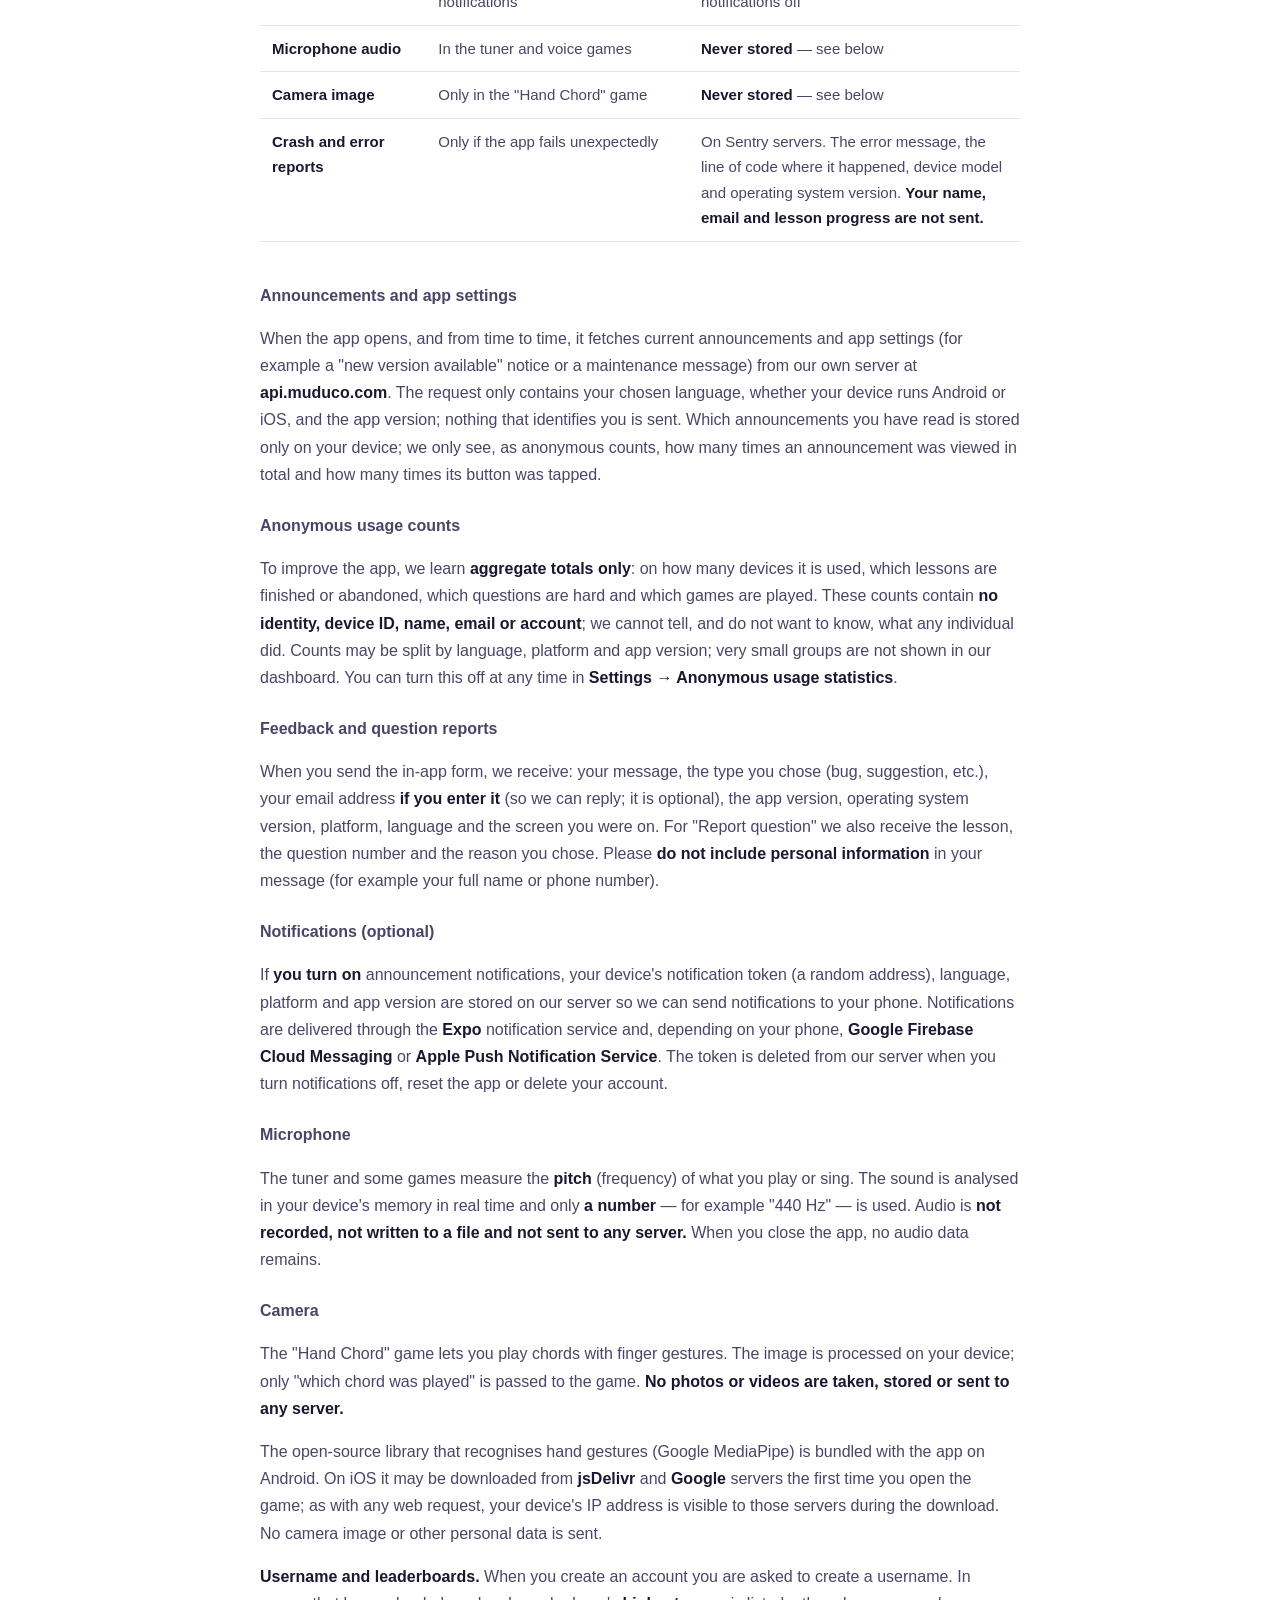
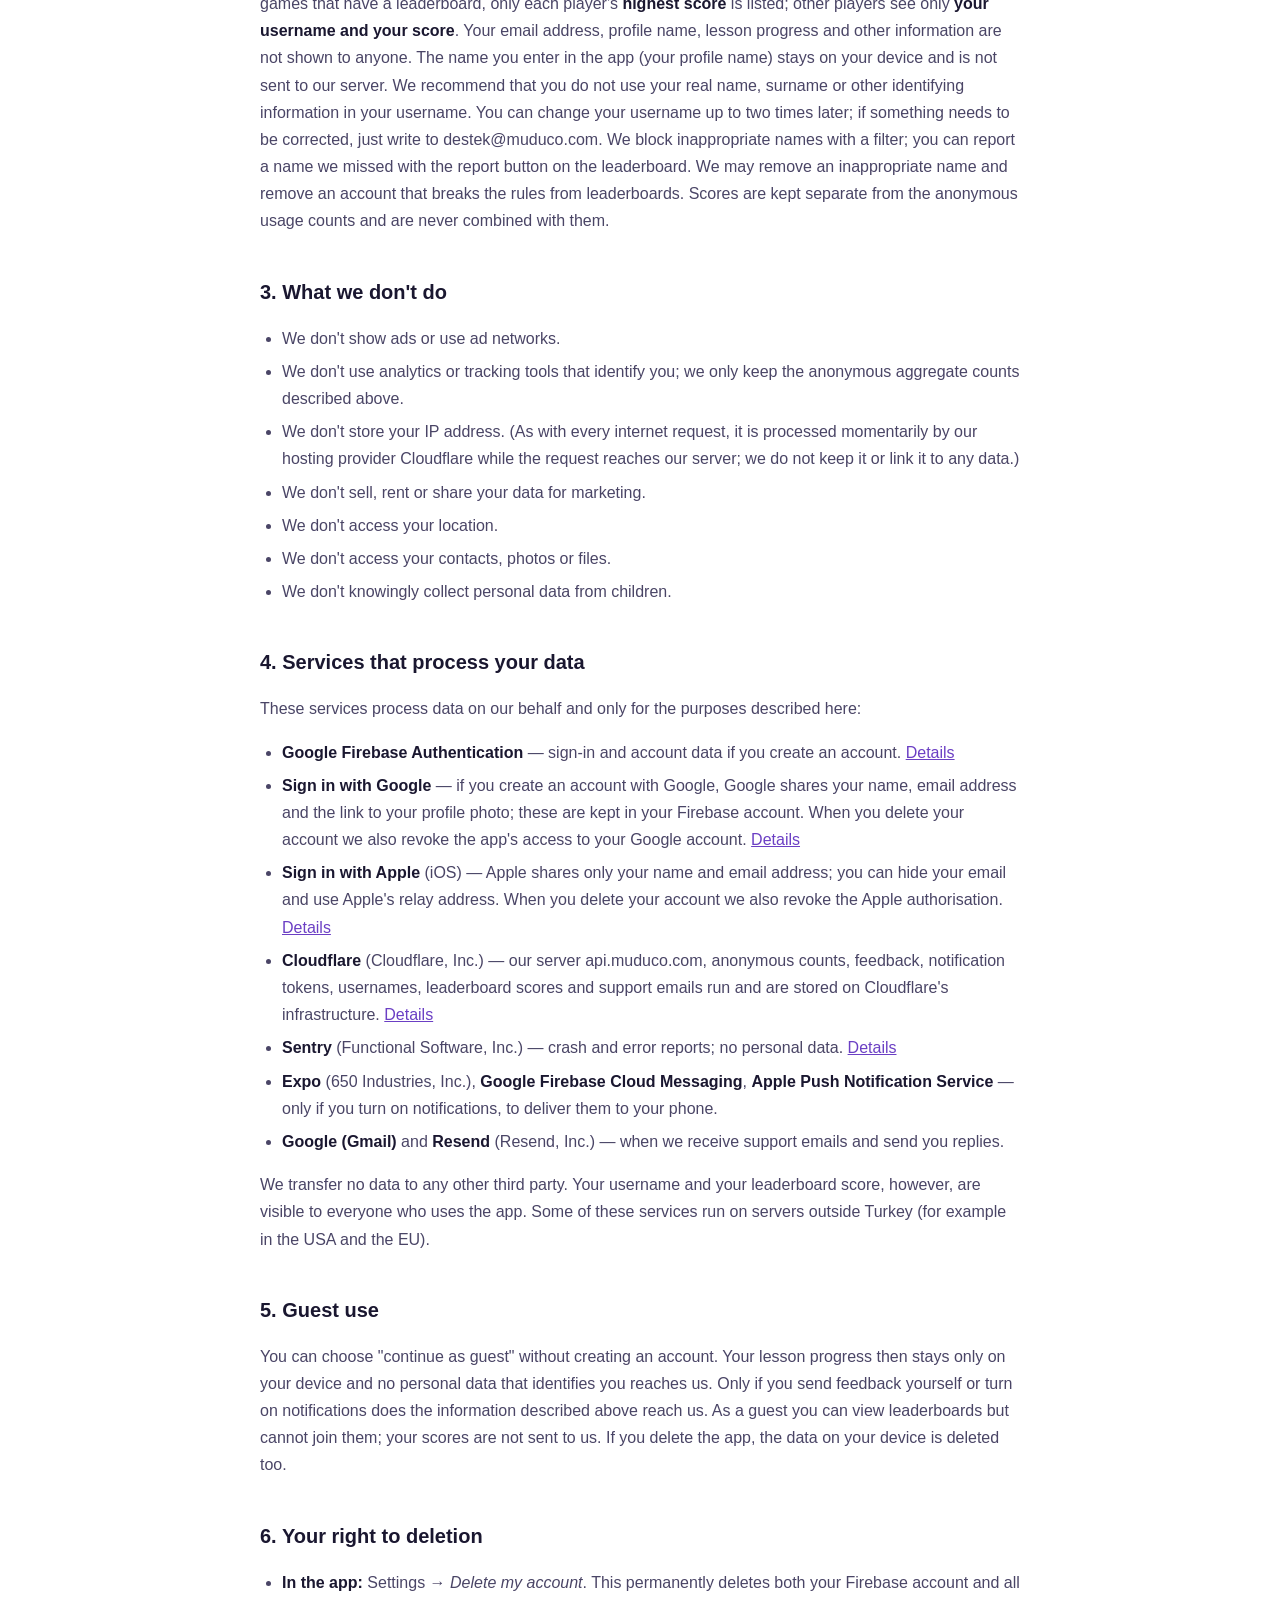
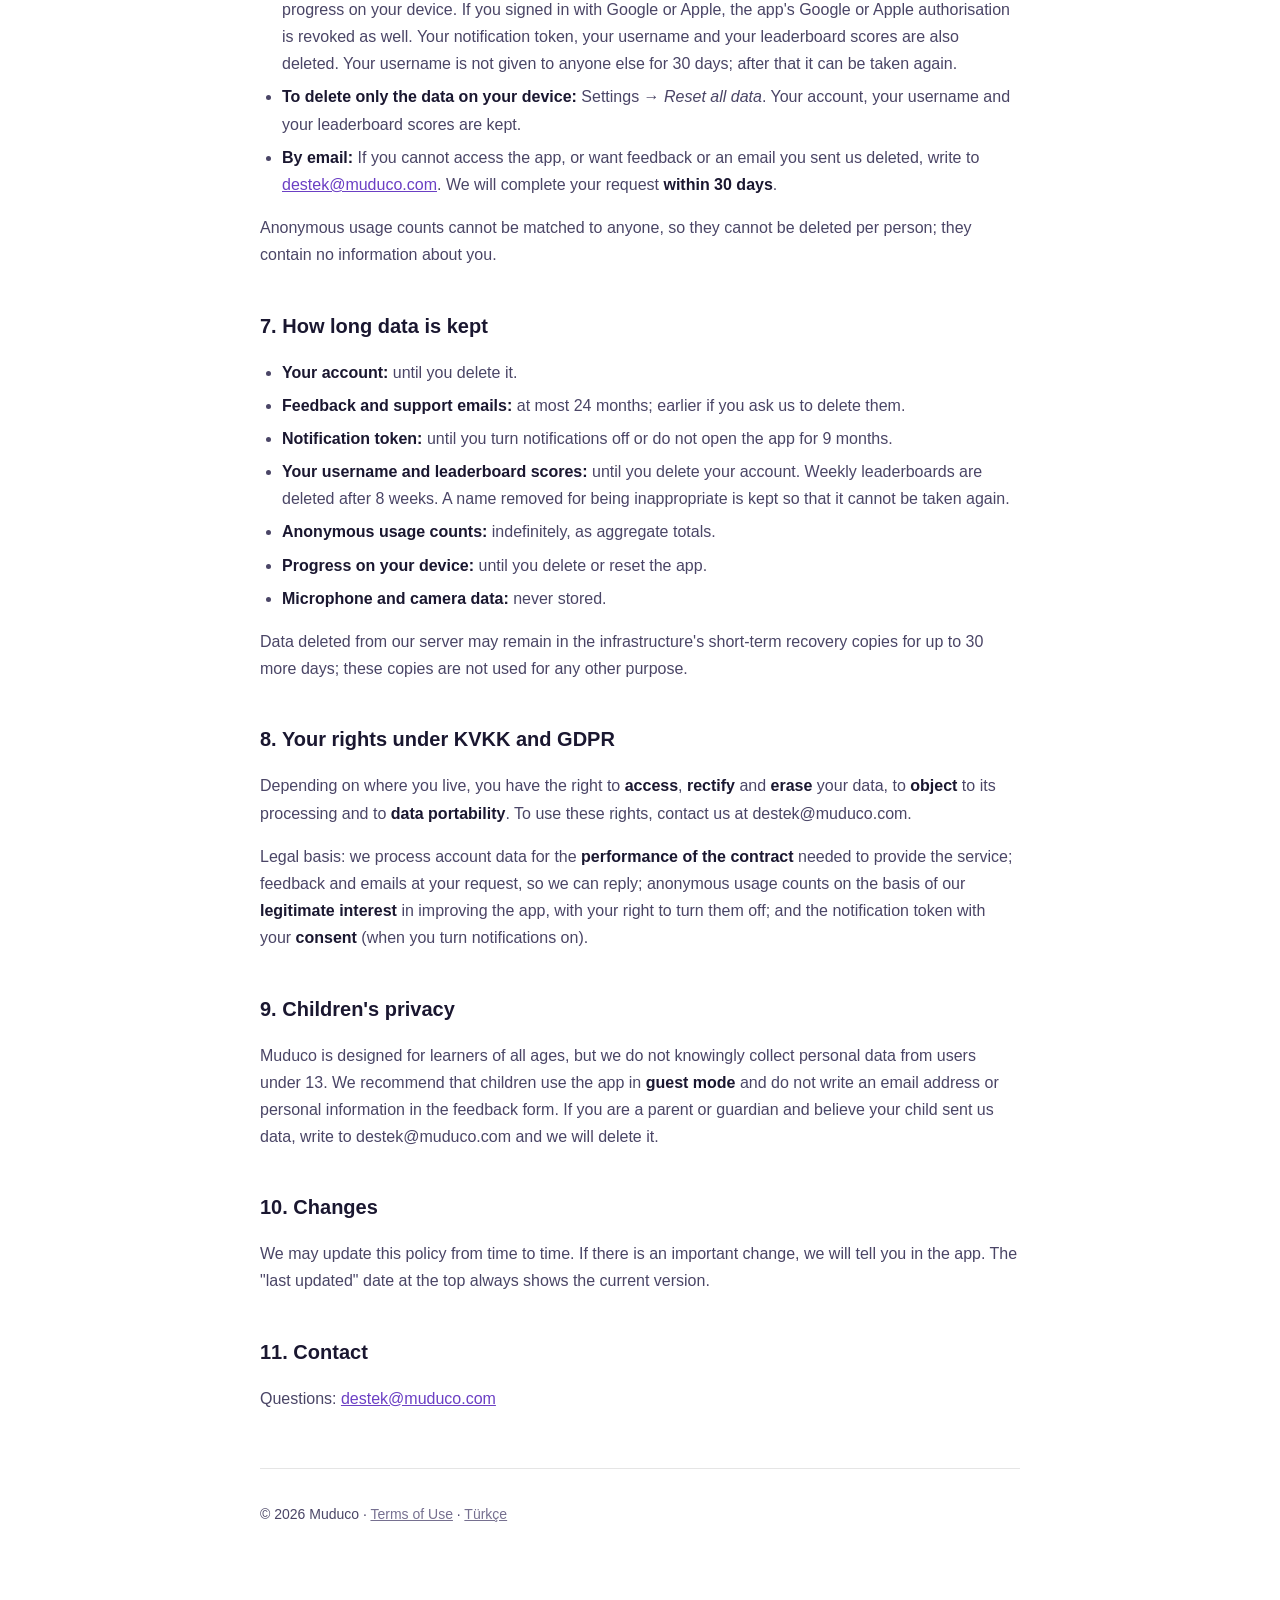
<file: privacy.html>
<!doctype html>
<html lang="en">
<head>
<meta charset="utf-8">
<meta name="viewport" content="width=device-width, initial-scale=1">
<title>Privacy Policy — Muduco</title>
<link rel="stylesheet" href="style.css">
</head>
<body>
<div class="wrap">

<header>
  <span class="langs"><a href="gizlilik.html">Türkçe</a> · <a href="privacy.html" aria-current="page">English</a></span>
  <a class="logo" href="index.html">🎵 Muduco</a>
</header>

<h1>Privacy Policy</h1>
<p class="updated">Last updated: 18 November 2026</p>

<div class="card">
  <p><strong>In short:</strong> Muduco does not track you and shows no ads. Your lesson progress
  stays <strong>only on your device</strong>. Data from your microphone and camera
  <strong>never leaves your device</strong>. The app only fetches announcements and app
  settings from our own server, and sends <strong>anonymous aggregate counts</strong> that
  do not identify you (you can turn this off in Settings). If you create an account, the
  <strong>username</strong> you choose and your <strong>highest scores</strong> in games are stored on our
  server and shown to other players on leaderboards. If you write to us (feedback or
  email), what you write reaches us. Creating an account is optional.</p>
</div>

<h2>1. Who this policy is for</h2>
<p>This policy applies to the <strong>Muduco</strong> music-learning app for Android and iOS
and its support service (destek@muduco.com). By installing and using the app you agree to
what is described here.</p>

<h2>2. What data we process</h2>

<div class="scroll">
<table>
  <tr><th>Data</th><th>When</th><th>Where it is kept</th></tr>
  <tr>
    <td><strong>Email address</strong></td>
    <td>Only if you create an account with email, Google or Apple</td>
    <td>On Google Firebase Authentication servers</td>
  </tr>
  <tr>
    <td><strong>Password</strong></td>
    <td>Only if you sign up with email</td>
    <td>Encrypted by Firebase. We can never see your password.</td>
  </tr>
  <tr>
    <td><strong>Your name</strong></td>
    <td>Only if you sign in with Google or Apple and they share your name</td>
    <td>In your Firebase account (as the account name). If you sign in with Google, the link to your Google profile photo is kept there too.</td>
  </tr>
  <tr>
    <td><strong>Profile name and avatar</strong></td>
    <td>If you enter them</td>
    <td>Only on your device</td>
  </tr>
  <tr>
    <td><strong>Lesson progress, XP, streak, badges, game records</strong></td>
    <td>While you use the app</td>
    <td>Only on your device</td>
  </tr>
  <tr>
    <td><strong>Your username</strong></td>
    <td>Only if you create an account and a username</td>
    <td>On the Muduco server, together with your account ID. Shown to other players on leaderboards.</td>
  </tr>
  <tr>
    <td><strong>Your highest score in games</strong></td>
    <td>Only if you have an account and a username, when you finish a game that has a leaderboard</td>
    <td>On the Muduco server, together with your username. Shown to other players on leaderboards.</td>
  </tr>
  <tr>
    <td><strong>Anonymous usage counts</strong></td>
    <td>While you use the app (you can turn this off in Settings)</td>
    <td>On the Muduco server, as aggregate totals only — see below</td>
  </tr>
  <tr>
    <td><strong>Feedback and question reports</strong></td>
    <td>If you use the in-app form or the "Report question" button</td>
    <td>On the Muduco server — see below</td>
  </tr>
  <tr>
    <td><strong>Emails you send us</strong></td>
    <td>If you write to destek@muduco.com</td>
    <td>In the Muduco support inbox and the support team's email account</td>
  </tr>
  <tr>
    <td><strong>Notification token</strong></td>
    <td>Only if you turn on announcement notifications</td>
    <td>On the Muduco server; deleted when you turn notifications off</td>
  </tr>
  <tr>
    <td><strong>Microphone audio</strong></td>
    <td>In the tuner and voice games</td>
    <td><strong>Never stored</strong> — see below</td>
  </tr>
  <tr>
    <td><strong>Camera image</strong></td>
    <td>Only in the "Hand Chord" game</td>
    <td><strong>Never stored</strong> — see below</td>
  </tr>
  <tr>
    <td><strong>Crash and error reports</strong></td>
    <td>Only if the app fails unexpectedly</td>
    <td>On Sentry servers. The error message, the line of code where it happened,
        device model and operating system version. <strong>Your name, email and
        lesson progress are not sent.</strong></td>
  </tr>
</table>
</div>

<h3>Announcements and app settings</h3>
<p>When the app opens, and from time to time, it fetches current announcements and app
settings (for example a "new version available" notice or a maintenance message) from our own
server at <strong>api.muduco.com</strong>. The request only contains your chosen language,
whether your device runs Android or iOS, and the app version; nothing that identifies you is
sent. Which announcements you have read is stored only on your device; we only see, as anonymous counts, how many times an announcement was viewed in total and how many times its button was tapped.</p>

<h3>Anonymous usage counts</h3>
<p>To improve the app, we learn <strong>aggregate totals only</strong>: on how many devices it
is used, which lessons are finished or abandoned, which questions are hard and which games
are played. These counts contain <strong>no identity, device ID, name, email or account</strong>;
we cannot tell, and do not want to know, what any individual did. Counts may be split by
language, platform and app version; very small groups are not shown in our dashboard. You can
turn this off at any time in <strong>Settings → Anonymous usage statistics</strong>.</p>

<h3>Feedback and question reports</h3>
<p>When you send the in-app form, we receive: your message, the type you chose (bug,
suggestion, etc.), your email address <strong>if you enter it</strong> (so we can reply; it is
optional), the app version, operating system version, platform, language and the screen you
were on. For "Report question" we also receive the lesson, the question number and the reason
you chose. Please <strong>do not include personal information</strong> in your message (for
example your full name or phone number).</p>

<h3>Notifications (optional)</h3>
<p>If <strong>you turn on</strong> announcement notifications, your device's notification
token (a random address), language, platform and app version are stored on our server so we
can send notifications to your phone. Notifications are delivered through the
<strong>Expo</strong> notification service and, depending on your phone,
<strong>Google Firebase Cloud Messaging</strong> or <strong>Apple Push Notification
Service</strong>. The token is deleted from our server when you turn notifications off,
reset the app or delete your account.</p>

<h3>Microphone</h3>
<p>The tuner and some games measure the <strong>pitch</strong> (frequency) of what you play or
sing. The sound is analysed in your device's memory in real time and only <strong>a number</strong>
— for example "440 Hz" — is used. Audio is <strong>not recorded, not written to a file and not
sent to any server.</strong> When you close the app, no audio data remains.</p>

<h3>Camera</h3>
<p>The "Hand Chord" game lets you play chords with finger gestures. The image is processed on
your device; only "which chord was played" is passed to the game. <strong>No photos or videos
are taken, stored or sent to any server.</strong></p>
<p>The open-source library that recognises hand gestures (Google MediaPipe) is bundled with the
app on Android. On iOS it may be downloaded from <strong>jsDelivr</strong> and
<strong>Google</strong> servers the first time you open the game; as with any web request, your
device's IP address is visible to those servers during the download. No camera image or other
personal data is sent.</p>

<p><strong>Username and leaderboards.</strong> When you create an account you are asked to create a
username. In games that have a leaderboard, only each player's <strong>highest score</strong> is listed;
other players see only <strong>your username and your score</strong>. Your email address, profile name,
lesson progress and other information are not shown to anyone. The name you enter in the app (your profile
name) stays on your device and is not sent to our server. We recommend that you do not use your real name,
surname or other identifying information in your username. You can change your username up to two times
later; if something needs to be corrected, just write to destek@muduco.com. We block inappropriate names
with a filter; you can report a name we missed with the report button on the leaderboard. We may remove an
inappropriate name and remove an account that breaks the rules from leaderboards. Scores are kept separate
from the anonymous usage counts and are never combined with them.</p>

<h2>3. What we don't do</h2>
<ul>
  <li>We don't show ads or use ad networks.</li>
  <li>We don't use analytics or tracking tools that identify you; we only keep the anonymous
  aggregate counts described above.</li>
  <li>We don't store your IP address. (As with every internet request, it is processed
  momentarily by our hosting provider Cloudflare while the request reaches our server; we do
  not keep it or link it to any data.)</li>
  <li>We don't sell, rent or share your data for marketing.</li>
  <li>We don't access your location.</li>
  <li>We don't access your contacts, photos or files.</li>
  <li>We don't knowingly collect personal data from children.</li>
</ul>

<h2>4. Services that process your data</h2>
<p>These services process data on our behalf and only for the purposes described here:</p>
<ul>
  <li><strong>Google Firebase Authentication</strong> — sign-in and account data if you create an account.
  <a href="https://firebase.google.com/support/privacy" target="_blank" rel="noopener">Details</a></li>
  <li><strong>Sign in with Google</strong> — if you create an account with Google, Google shares your name,
  email address and the link to your profile photo; these are kept in your Firebase account. When you
  delete your account we also revoke the app's access to your Google account.
  <a href="https://policies.google.com/privacy" target="_blank" rel="noopener">Details</a></li>
  <li><strong>Sign in with Apple</strong> (iOS) — Apple shares only your name and email address;
  you can hide your email and use Apple's relay address. When you delete your account we also
  revoke the Apple authorisation.
  <a href="https://www.apple.com/legal/privacy/" target="_blank" rel="noopener">Details</a></li>
  <li><strong>Cloudflare</strong> (Cloudflare, Inc.) — our server api.muduco.com, anonymous counts,
  feedback, notification tokens, usernames, leaderboard scores and support emails run and are stored
  on Cloudflare's infrastructure.
  <a href="https://www.cloudflare.com/privacypolicy/" target="_blank" rel="noopener">Details</a></li>
  <li><strong>Sentry</strong> (Functional Software, Inc.) — crash and error reports; no personal data.
  <a href="https://sentry.io/privacy/" target="_blank" rel="noopener">Details</a></li>
  <li><strong>Expo</strong> (650 Industries, Inc.), <strong>Google Firebase Cloud Messaging</strong>,
  <strong>Apple Push Notification Service</strong> — only if you turn on notifications, to deliver
  them to your phone.</li>
  <li><strong>Google (Gmail)</strong> and <strong>Resend</strong> (Resend, Inc.) — when we receive
  support emails and send you replies.</li>
</ul>
<p>We transfer no data to any other third party. Your username and your leaderboard score,
however, are visible to everyone who uses the app. Some of these services run on servers
outside Turkey (for example in the USA and the EU).</p>

<h2>5. Guest use</h2>
<p>You can choose "continue as guest" without creating an account. Your lesson progress then
stays only on your device and no personal data that identifies you reaches us. Only if you send
feedback yourself or turn on notifications does the information described above reach us. As a
guest you can view leaderboards but cannot join them; your scores are not sent to us. If
you delete the app, the data on your device is deleted too.</p>

<h2>6. Your right to deletion</h2>
<ul>
  <li><strong>In the app:</strong> Settings → <em>Delete my account</em>. This permanently deletes
  both your Firebase account and all progress on your device. If you signed in with Google or Apple,
  the app's Google or Apple authorisation is revoked as well. Your notification token, your username and your
  leaderboard scores are also deleted. Your username is not given to anyone else for 30 days;
  after that it can be taken again.</li>
  <li><strong>To delete only the data on your device:</strong> Settings → <em>Reset all data</em>.
  Your account, your username and your leaderboard scores are kept.</li>
  <li><strong>By email:</strong> If you cannot access the app, or want feedback or an email you
  sent us deleted, write to
  <a href="mailto:destek@muduco.com?subject=Muduco%20deletion%20request">destek@muduco.com</a>.
  We will complete your request <strong>within 30 days</strong>.</li>
</ul>
<p>Anonymous usage counts cannot be matched to anyone, so they cannot be deleted per person;
they contain no information about you.</p>

<h2>7. How long data is kept</h2>
<ul>
  <li><strong>Your account:</strong> until you delete it.</li>
  <li><strong>Feedback and support emails:</strong> at most 24 months; earlier if you ask us to delete them.</li>
  <li><strong>Notification token:</strong> until you turn notifications off or do not open the app for 9 months.</li>
  <li><strong>Your username and leaderboard scores:</strong> until you delete your account. Weekly
  leaderboards are deleted after 8 weeks. A name removed for being inappropriate is kept so that it
  cannot be taken again.</li>
  <li><strong>Anonymous usage counts:</strong> indefinitely, as aggregate totals.</li>
  <li><strong>Progress on your device:</strong> until you delete or reset the app.</li>
  <li><strong>Microphone and camera data:</strong> never stored.</li>
</ul>
<p>Data deleted from our server may remain in the infrastructure's short-term recovery copies for up to
30 more days; these copies are not used for any other purpose.</p>

<h2>8. Your rights under KVKK and GDPR</h2>
<p>Depending on where you live, you have the right to <strong>access</strong>,
<strong>rectify</strong> and <strong>erase</strong> your data, to <strong>object</strong> to its
processing and to <strong>data portability</strong>. To use these rights, contact us at
destek@muduco.com.</p>
<p>Legal basis: we process account data for the <strong>performance of the contract</strong>
needed to provide the service; feedback and emails at your request, so we can reply; anonymous
usage counts on the basis of our <strong>legitimate interest</strong> in improving the app, with
your right to turn them off; and the notification token with your <strong>consent</strong>
(when you turn notifications on).</p>

<h2>9. Children's privacy</h2>
<p>Muduco is designed for learners of all ages, but we do not knowingly collect personal data
from users under 13. We recommend that children use the app in <strong>guest mode</strong> and
do not write an email address or personal information in the feedback form. If you are a parent
or guardian and believe your child sent us data, write to destek@muduco.com and we will delete
it.</p>

<h2>10. Changes</h2>
<p>We may update this policy from time to time. If there is an important change, we will tell
you in the app. The "last updated" date at the top always shows the current version.</p>

<h2>11. Contact</h2>
<p>Questions: <a href="mailto:destek@muduco.com?subject=Muduco%20privacy">destek@muduco.com</a></p>

<footer>
  <p>© 2026 Muduco · <a href="terms.html">Terms of Use</a> · <a href="gizlilik.html">Türkçe</a></p>
</footer>

</div>
</body>
</html>
</file>
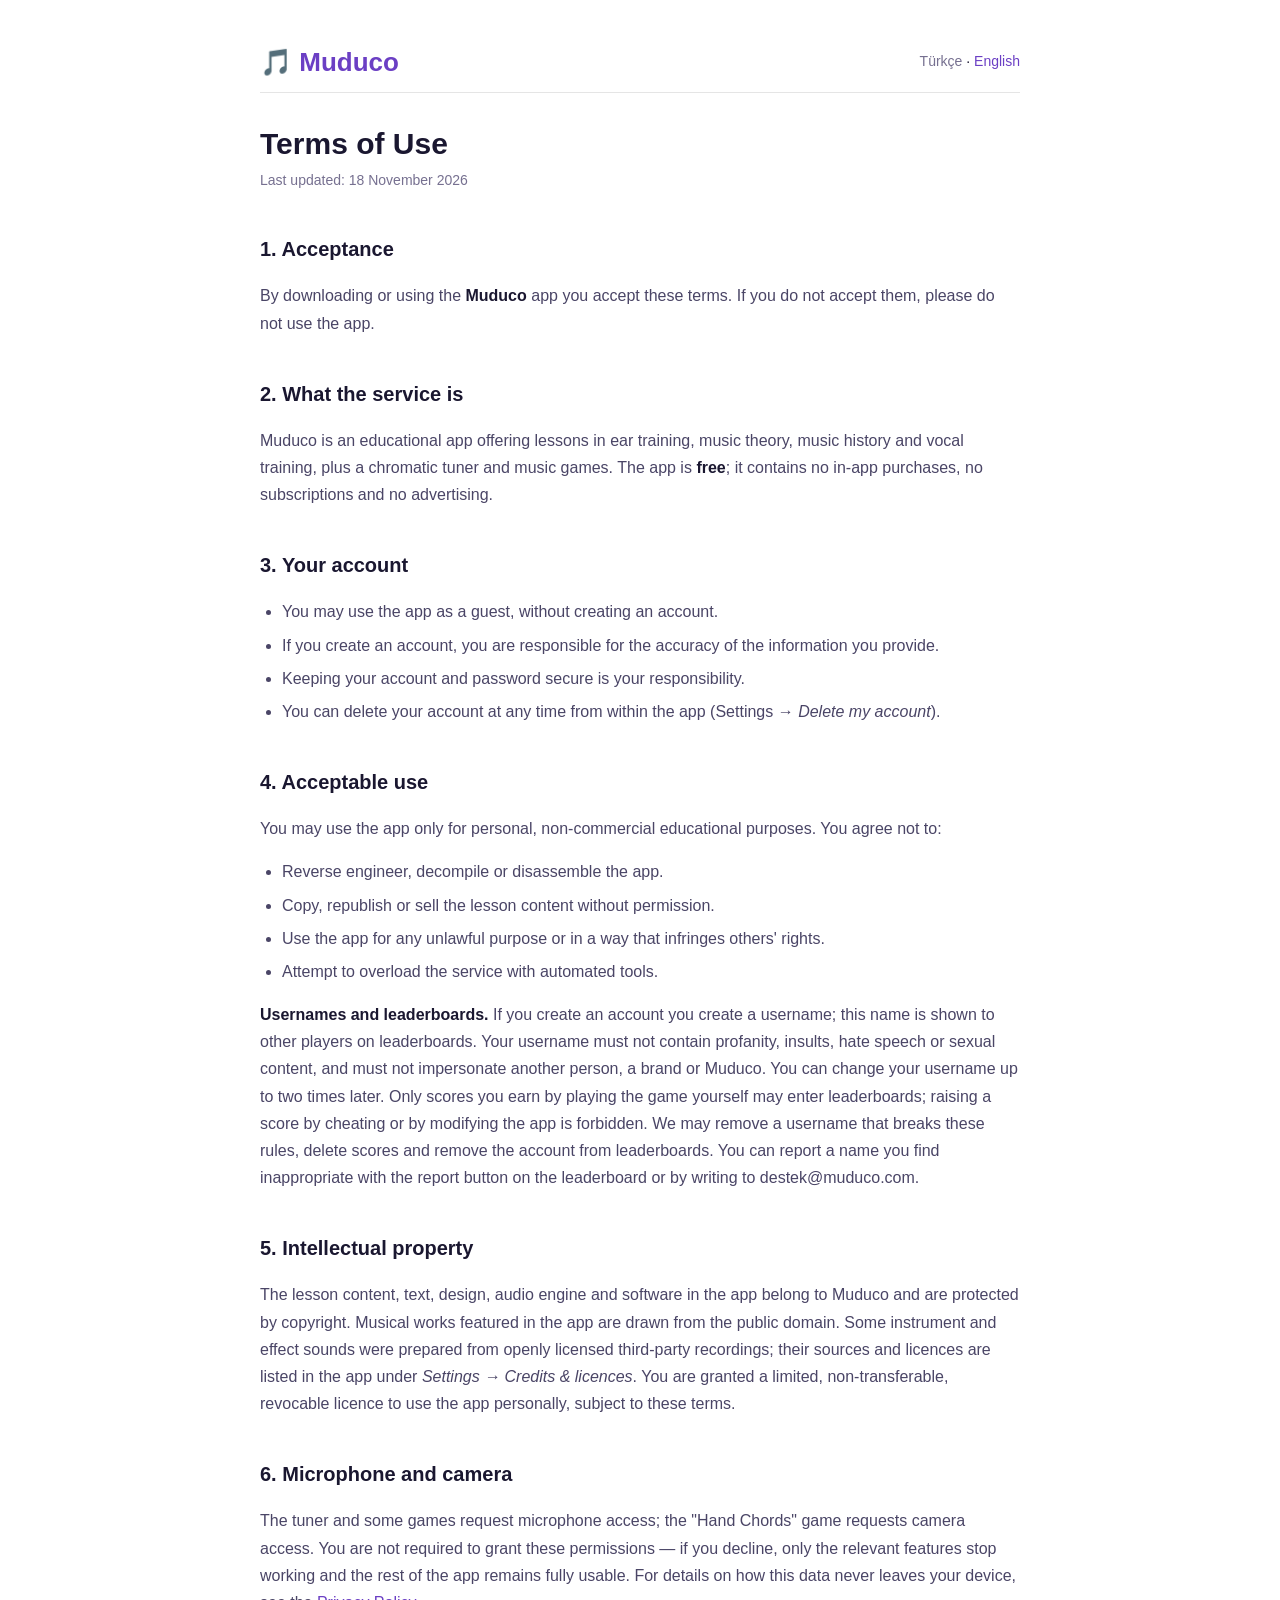
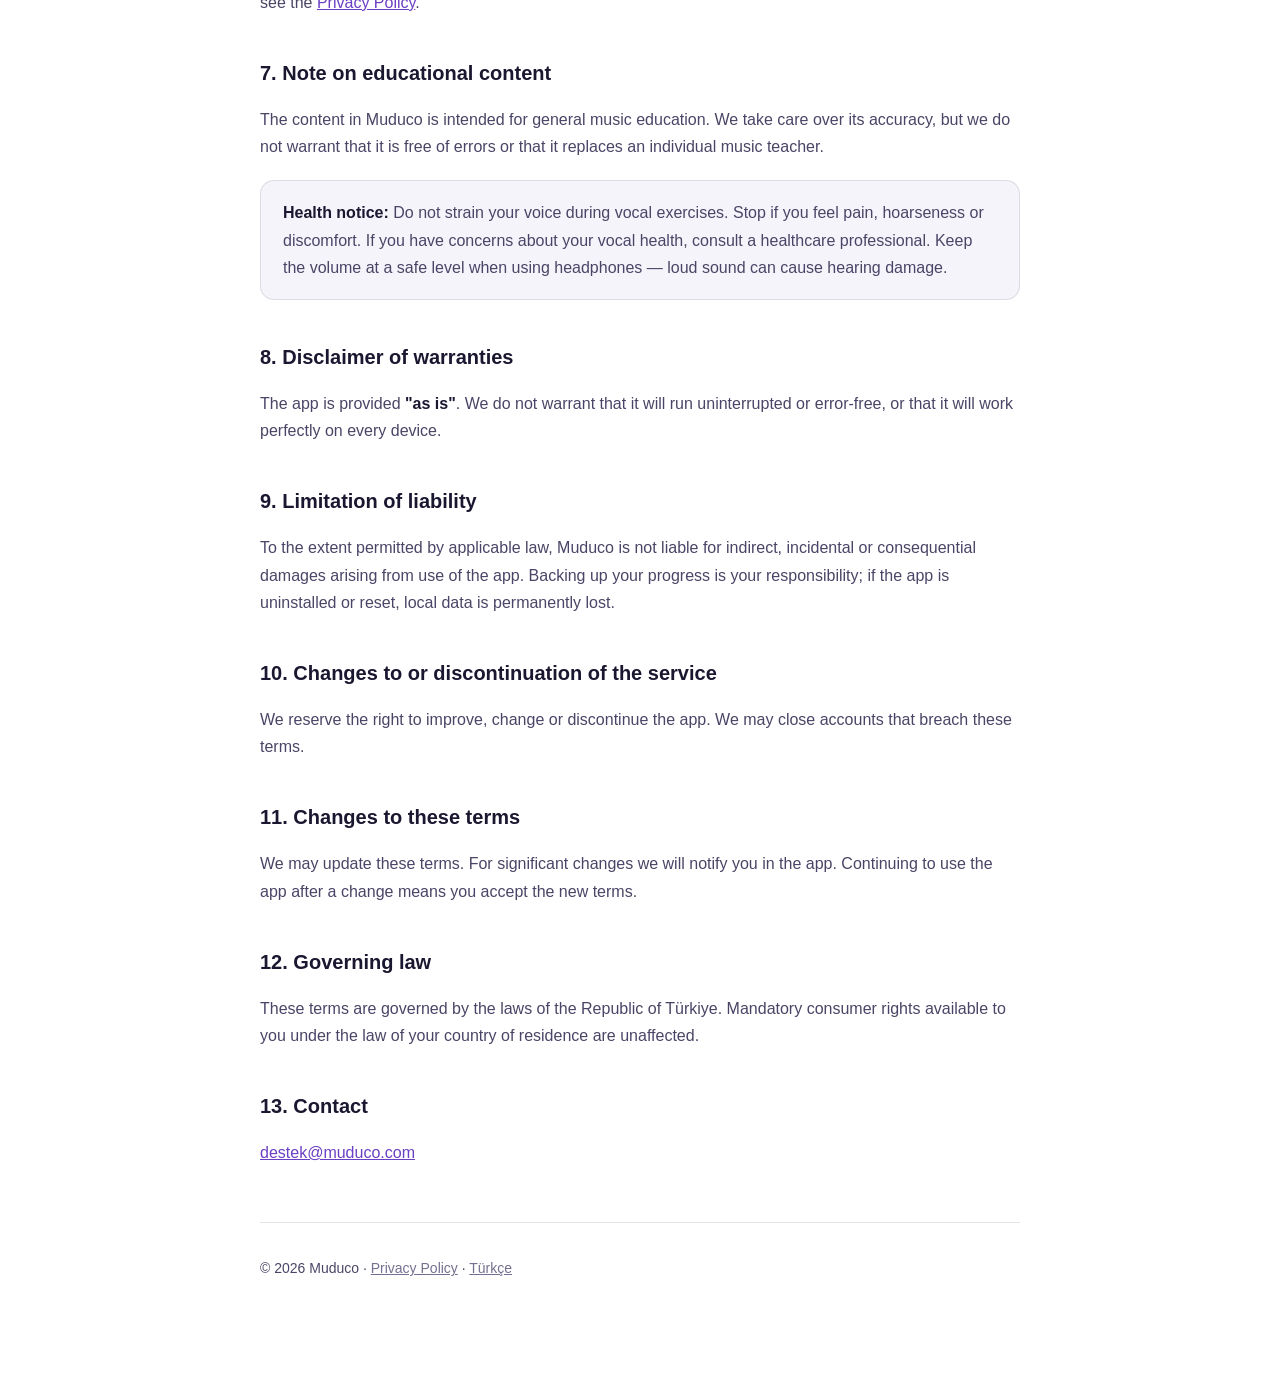
<file: terms.html>
<!doctype html>
<html lang="en">
<head>
<meta charset="utf-8">
<meta name="viewport" content="width=device-width, initial-scale=1">
<title>Terms of Use — Muduco</title>
<link rel="stylesheet" href="style.css">
</head>
<body>
<div class="wrap">

<header>
  <span class="langs"><a href="kullanim-kosullari.html">Türkçe</a> · <a href="terms.html" aria-current="page">English</a></span>
  <a class="logo" href="index.html">🎵 Muduco</a>
</header>

<h1>Terms of Use</h1>
<p class="updated">Last updated: 18 November 2026</p>

<h2>1. Acceptance</h2>
<p>By downloading or using the <strong>Muduco</strong> app you accept these terms. If you
do not accept them, please do not use the app.</p>

<h2>2. What the service is</h2>
<p>Muduco is an educational app offering lessons in ear training, music theory,
music history and vocal training, plus a chromatic tuner and music games. The
app is <strong>free</strong>; it contains no in-app purchases, no subscriptions and no
advertising.</p>

<h2>3. Your account</h2>
<ul>
  <li>You may use the app as a guest, without creating an account.</li>
  <li>If you create an account, you are responsible for the accuracy of the information you provide.</li>
  <li>Keeping your account and password secure is your responsibility.</li>
  <li>You can delete your account at any time from within the app
  (Settings → <em>Delete my account</em>).</li>
</ul>

<h2>4. Acceptable use</h2>
<p>You may use the app only for personal, non-commercial educational purposes.
You agree not to:</p>
<ul>
  <li>Reverse engineer, decompile or disassemble the app.</li>
  <li>Copy, republish or sell the lesson content without permission.</li>
  <li>Use the app for any unlawful purpose or in a way that infringes others' rights.</li>
  <li>Attempt to overload the service with automated tools.</li>
</ul>

<p><strong>Usernames and leaderboards.</strong> If you create an account you create a username; this
name is shown to other players on leaderboards. Your username must not contain profanity, insults, hate
speech or sexual content, and must not impersonate another person, a brand or Muduco. You can change your
username up to two times later. Only scores you earn by playing the game yourself may enter leaderboards;
raising a score by cheating or by modifying the app is forbidden. We may remove a username that breaks these
rules, delete scores and remove the account from leaderboards. You can report a name you find inappropriate
with the report button on the leaderboard or by writing to destek@muduco.com.</p>

<h2>5. Intellectual property</h2>
<p>The lesson content, text, design, audio engine and software in the app belong
to Muduco and are protected by copyright. Musical works featured in the app are
drawn from the public domain. Some instrument and effect sounds were prepared from
openly licensed third-party recordings; their sources and licences are listed in the
app under <em>Settings → Credits &amp; licences</em>. You are granted a limited,
non-transferable, revocable licence to use the app personally, subject to these
terms.</p>

<h2>6. Microphone and camera</h2>
<p>The tuner and some games request microphone access; the "Hand Chords" game
requests camera access. You are not required to grant these permissions — if you
decline, only the relevant features stop working and the rest of the app remains
fully usable. For details on how this data never leaves your device, see the
<a href="privacy.html">Privacy Policy</a>.</p>

<h2>7. Note on educational content</h2>
<p>The content in Muduco is intended for general music education. We take care
over its accuracy, but we do not warrant that it is free of errors or that it
replaces an individual music teacher.</p>
<div class="card">
  <p><strong>Health notice:</strong> Do not strain your voice during vocal exercises.
  Stop if you feel pain, hoarseness or discomfort. If you have concerns about your
  vocal health, consult a healthcare professional. Keep the volume at a safe level
  when using headphones — loud sound can cause hearing damage.</p>
</div>

<h2>8. Disclaimer of warranties</h2>
<p>The app is provided <strong>"as is"</strong>. We do not warrant that it will run
uninterrupted or error-free, or that it will work perfectly on every device.</p>

<h2>9. Limitation of liability</h2>
<p>To the extent permitted by applicable law, Muduco is not liable for indirect,
incidental or consequential damages arising from use of the app. Backing up your
progress is your responsibility; if the app is uninstalled or reset, local data
is permanently lost.</p>

<h2>10. Changes to or discontinuation of the service</h2>
<p>We reserve the right to improve, change or discontinue the app. We may close
accounts that breach these terms.</p>

<h2>11. Changes to these terms</h2>
<p>We may update these terms. For significant changes we will notify you in the
app. Continuing to use the app after a change means you accept the new terms.</p>

<h2>12. Governing law</h2>
<p>These terms are governed by the laws of the Republic of Türkiye. Mandatory
consumer rights available to you under the law of your country of residence are
unaffected.</p>

<h2>13. Contact</h2>
<p><a href="mailto:destek@muduco.com?subject=Muduco%20terms">destek@muduco.com</a></p>

<footer>
  <p>© 2026 Muduco · <a href="privacy.html">Privacy Policy</a> · <a href="kullanim-kosullari.html">Türkçe</a></p>
</footer>

</div>
</body>
</html>
</file>
<file: style.css>
/* Muduco yasal sayfaları — tek stil dosyası, tüm sayfalar paylaşır. */
:root {
  --bg: #0e0b1a;
  --card: #171233;
  --text: #ece9f5;
  --text2: #b3aecd;
  --text3: #7d7799;
  --accent: #a17ee8;
  --border: rgba(255, 255, 255, 0.1);
}
@media (prefers-color-scheme: light) {
  :root {
    --bg: #ffffff;
    --card: #f6f4fb;
    --text: #1a1730;
    --text2: #4a4566;
    --text3: #767090;
    --accent: #6b3fc4;
    --border: rgba(0, 0, 0, 0.1);
  }
}
* { box-sizing: border-box; }
body {
  margin: 0;
  padding: 0 20px 80px;
  background: var(--bg);
  color: var(--text);
  font: 16px/1.7 -apple-system, BlinkMacSystemFont, "Segoe UI", Roboto, Helvetica, Arial, sans-serif;
  -webkit-text-size-adjust: 100%;
}
.wrap { max-width: 760px; margin: 0 auto; }
header { padding: 40px 0 8px; border-bottom: 1px solid var(--border); margin-bottom: 32px; }
.logo { font-size: 26px; font-weight: 800; color: var(--accent); text-decoration: none; }
.langs { float: right; font-size: 14px; padding-top: 10px; }
.langs a { color: var(--text3); text-decoration: none; }
.langs a:hover, .langs a[aria-current] { color: var(--accent); }
h1 { font-size: 30px; line-height: 1.25; margin: 24px 0 6px; }
h2 { font-size: 20px; margin: 40px 0 10px; }
h3 { font-size: 16px; margin: 24px 0 6px; color: var(--text2); }
.updated { color: var(--text3); font-size: 14px; margin: 0 0 8px; }
p, li { color: var(--text2); }
strong { color: var(--text); }
a { color: var(--accent); }
ul { padding-left: 22px; }
li { margin: 6px 0; }
.card {
  background: var(--card);
  border: 1px solid var(--border);
  border-radius: 14px;
  padding: 18px 22px;
  margin: 20px 0;
}
.card p:first-child { margin-top: 0; }
.card p:last-child { margin-bottom: 0; }
table { width: 100%; border-collapse: collapse; margin: 16px 0; font-size: 15px; }
th, td { text-align: left; padding: 10px 12px; border-bottom: 1px solid var(--border); vertical-align: top; }
th { color: var(--text); font-weight: 700; }
td { color: var(--text2); }
.scroll { overflow-x: auto; }
footer {
  margin-top: 56px; padding-top: 20px;
  border-top: 1px solid var(--border);
  color: var(--text3); font-size: 14px;
}
footer a { color: var(--text3); }
</file>
